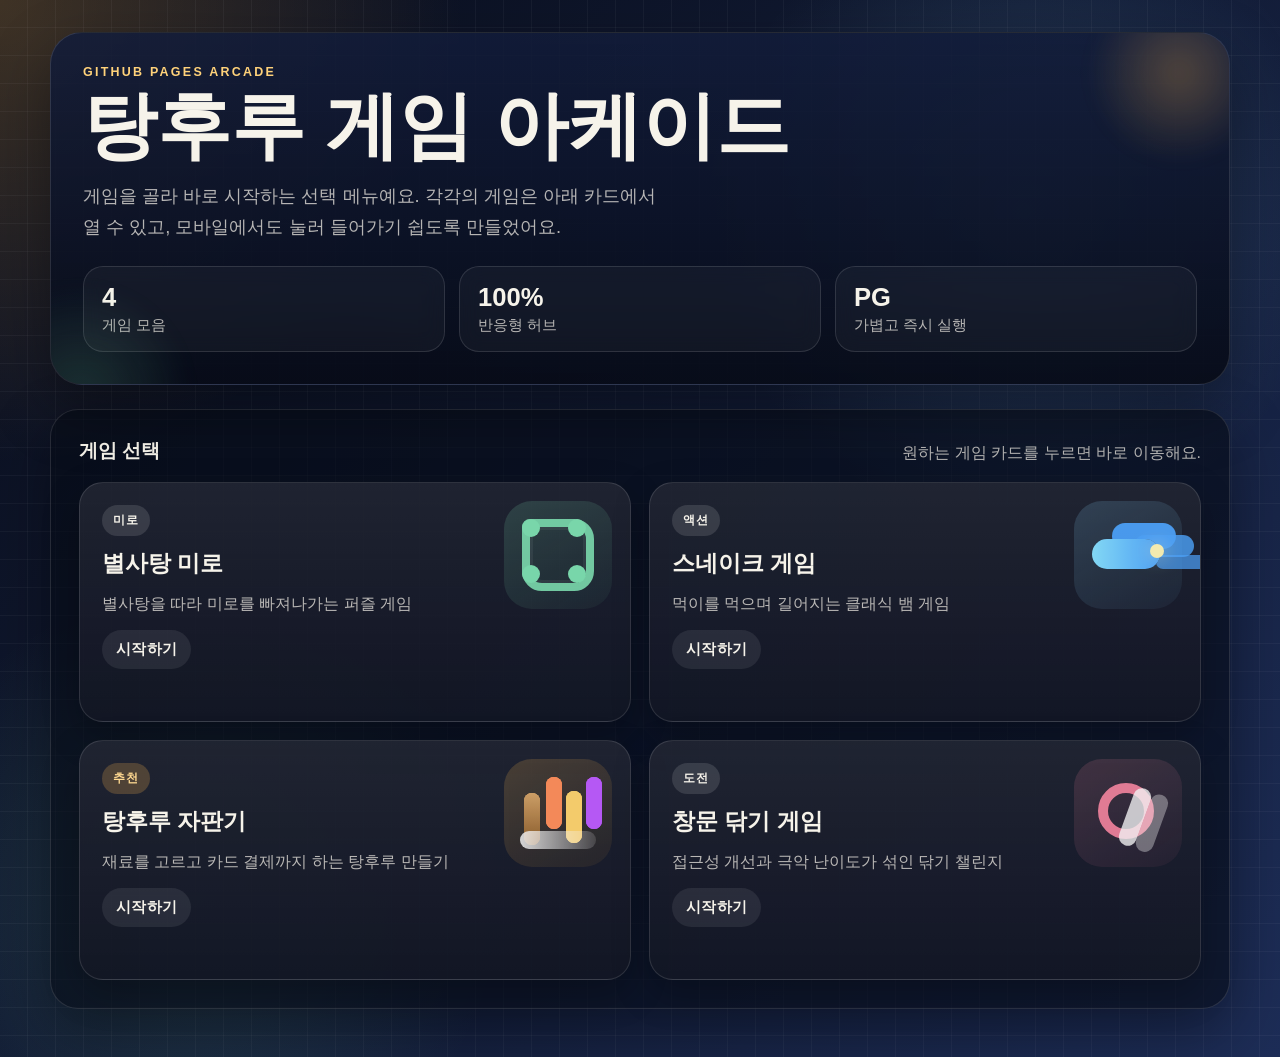
<file: index.html>
<!DOCTYPE html>
<html lang="ko">
  <head>
    <meta charset="UTF-8" />
    <meta name="viewport" content="width=device-width, initial-scale=1.0" />
    <title>탕후루 게임 아케이드</title>
    <meta
      name="description"
      content="별사탕 미로, 스네이크, 탕후루 자판기, 창문 닦기 게임을 한곳에서 고르는 아케이드 허브"
    />
    <link rel="stylesheet" href="./styles.css" />
  </head>
  <body>
    <main class="shell">
      <section class="hero">
        <p class="eyebrow">GitHub Pages Arcade</p>
        <h1>탕후루 게임 아케이드</h1>
        <p class="lead">
          게임을 골라 바로 시작하는 선택 메뉴예요. 각각의 게임은 아래 카드에서
          열 수 있고, 모바일에서도 눌러 들어가기 쉽도록 만들었어요.
        </p>

        <div class="hero-stats" aria-label="게임 수 요약">
          <div class="stat-card">
            <span class="stat-value">4</span>
            <span class="stat-label">게임 모음</span>
          </div>
          <div class="stat-card">
            <span class="stat-value">100%</span>
            <span class="stat-label">반응형 허브</span>
          </div>
          <div class="stat-card">
            <span class="stat-value">PG</span>
            <span class="stat-label">가볍고 즉시 실행</span>
          </div>
        </div>
      </section>

      <section class="menu" aria-labelledby="menu-title">
        <div class="menu-head">
          <h2 id="menu-title">게임 선택</h2>
          <p>원하는 게임 카드를 누르면 바로 이동해요.</p>
        </div>

        <div class="game-grid">
          <a class="game-card maze" href="./maze/" aria-label="별사탕 미로 열기">
            <div class="game-badge">미로</div>
            <div class="game-icon" aria-hidden="true">
              <span></span>
              <span></span>
              <span></span>
            </div>
            <h3>별사탕 미로</h3>
            <p>별사탕을 따라 미로를 빠져나가는 퍼즐 게임</p>
            <strong>시작하기</strong>
          </a>

          <a class="game-card snake" href="./snake/" aria-label="스네이크 게임 열기">
            <div class="game-badge">액션</div>
            <div class="game-icon snake-icon" aria-hidden="true">
              <span></span>
            </div>
            <h3>스네이크 게임</h3>
            <p>먹이를 먹으며 길어지는 클래식 뱀 게임</p>
            <strong>시작하기</strong>
          </a>

          <a class="game-card tang" href="./tang/" aria-label="탕후루 자판기 열기">
            <div class="game-badge featured">추천</div>
            <div class="game-icon tang-icon" aria-hidden="true">
              <span></span>
              <span></span>
              <span></span>
            </div>
            <h3>탕후루 자판기</h3>
            <p>재료를 고르고 카드 결제까지 하는 탕후루 만들기</p>
            <strong>시작하기</strong>
          </a>

          <a class="game-card wash" href="./wash/" aria-label="창문 닦기 게임 열기">
            <div class="game-badge">도전</div>
            <div class="game-icon wash-icon" aria-hidden="true">
              <span></span>
              <span></span>
            </div>
            <h3>창문 닦기 게임</h3>
            <p>접근성 개선과 극악 난이도가 섞인 닦기 챌린지</p>
            <strong>시작하기</strong>
          </a>
        </div>
      </section>
    </main>
  </body>
</html>
</file>
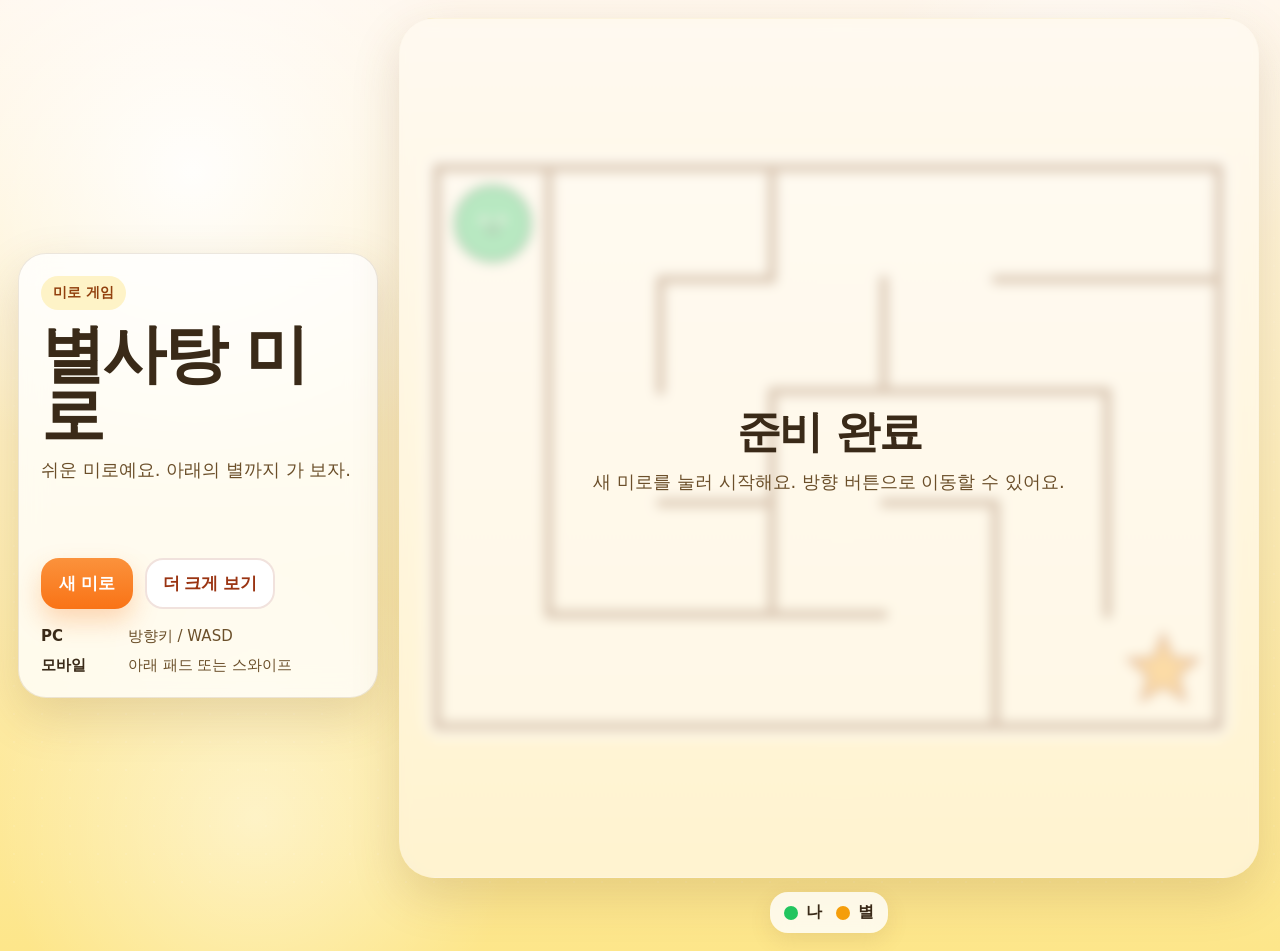
<file: maze/index.html>
<!doctype html>
<html lang="ko">
<head>
  <meta charset="utf-8" />
  <meta name="viewport" content="width=device-width,initial-scale=1" />
  <title>별사탕 미로</title>
  <link rel="stylesheet" href="./styles.css" />
</head>
<body>
  <main class="app">
    <div class="mobile-toolbar" aria-label="모바일 빠른 조작">
      <button type="button" data-action="restart">새 미로</button>
      <button type="button" data-action="difficulty">크게 보기</button>
    </div>

    <section class="hud" aria-live="polite">
      <div class="badge">미로 게임</div>
      <h1>별사탕 미로</h1>
      <p id="status">방향키나 스와이프로 움직여서 오른쪽 아래의 별까지 가 보자.</p>

      <div class="controls">
        <button id="newMazeBtn" type="button">새 미로</button>
        <button id="easyBtn" type="button" class="ghost">크게 보기</button>
      </div>

      <div class="tips">
        <div><b>PC</b> 방향키 / WASD</div>
        <div><b>모바일</b> 아래 패드 또는 스와이프</div>
      </div>
    </section>

    <section class="stage">
      <div class="board-frame">
        <canvas id="game" aria-label="미로 게임 화면"></canvas>
        <div class="overlay" id="overlay">
          <span class="overlay-title">준비 완료</span>
          <span class="overlay-text">시작 버튼을 누르거나 스페이스를 눌러 시작해요.</span>
        </div>
      </div>

      <div class="legend">
        <span><i class="dot player"></i> 나</span>
        <span><i class="dot goal"></i> 별</span>
      </div>

      <div class="mobile-controls" aria-label="모바일 조작">
        <button type="button" class="dir-btn up" data-dir="up" aria-label="위로 이동">▲</button>
        <div class="middle-row">
          <button type="button" class="dir-btn left" data-dir="left" aria-label="왼쪽으로 이동">◀</button>
          <button type="button" class="dir-btn restart" data-action="restart" aria-label="다시 시작">↻</button>
          <button type="button" class="dir-btn right" data-dir="right" aria-label="오른쪽으로 이동">▶</button>
        </div>
        <button type="button" class="dir-btn down" data-dir="down" aria-label="아래로 이동">▼</button>
      </div>
    </section>
  </main>

  <script src="./game.js"></script>
</body>
</html>
</file>
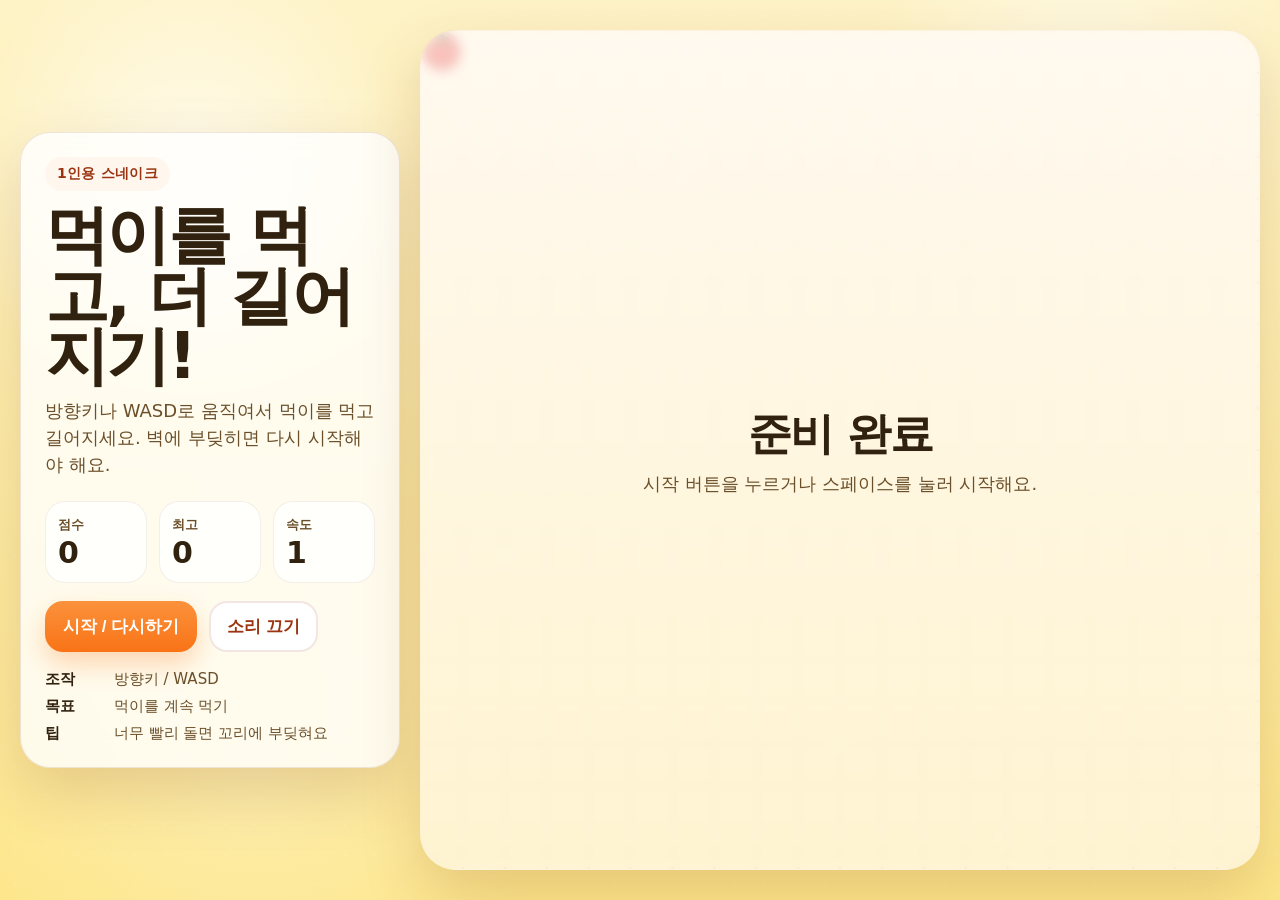
<file: snake/index.html>
<!doctype html>
<html lang="ko">
<head>
  <meta charset="utf-8" />
  <meta name="viewport" content="width=device-width,initial-scale=1" />
  <title>스네이크 게임</title>
  <link rel="stylesheet" href="./styles.css" />
</head>
<body>
  <main class="app">
    <section class="panel">
      <div class="eyebrow">1인용 스네이크</div>
      <h1>먹이를 먹고, 더 길어지기!</h1>
      <p class="lede" id="message">
        방향키나 WASD로 움직여서 먹이를 먹고 길어지세요. 벽에 부딪히면 다시 시작해야 해요.
      </p>

      <div class="stats" aria-live="polite">
        <div class="stat">
          <span class="label">점수</span>
          <strong id="score">0</strong>
        </div>
        <div class="stat">
          <span class="label">최고</span>
          <strong id="best">0</strong>
        </div>
        <div class="stat">
          <span class="label">속도</span>
          <strong id="speed">1</strong>
        </div>
      </div>

      <div class="actions">
        <button id="startBtn" type="button">시작 / 다시하기</button>
        <button id="soundBtn" type="button" class="secondary">소리 끄기</button>
      </div>

      <div class="help">
        <div><b>조작</b> 방향키 / WASD</div>
        <div><b>목표</b> 먹이를 계속 먹기</div>
        <div><b>팁</b> 너무 빨리 돌면 꼬리에 부딪혀요</div>
      </div>
    </section>

    <section class="stage">
      <div class="board-wrap">
        <canvas id="game" aria-label="스네이크 게임 화면"></canvas>
        <div class="overlay" id="overlay">
          <span class="overlay-title">준비 완료</span>
          <span class="overlay-text">시작 버튼을 누르거나 스페이스를 눌러 시작해요.</span>
        </div>
      </div>

      <div class="touch-controls" aria-label="모바일 조작">
        <button data-dir="up" class="pad top" aria-label="위로 이동">▲</button>
        <div class="pad-row">
          <button data-dir="left" class="pad" aria-label="왼쪽으로 이동">◀</button>
          <button data-dir="down" class="pad" aria-label="아래로 이동">▼</button>
          <button data-dir="right" class="pad" aria-label="오른쪽으로 이동">▶</button>
        </div>
      </div>
    </section>
  </main>

  <script src="./game.js"></script>
</body>
</html>
</file>
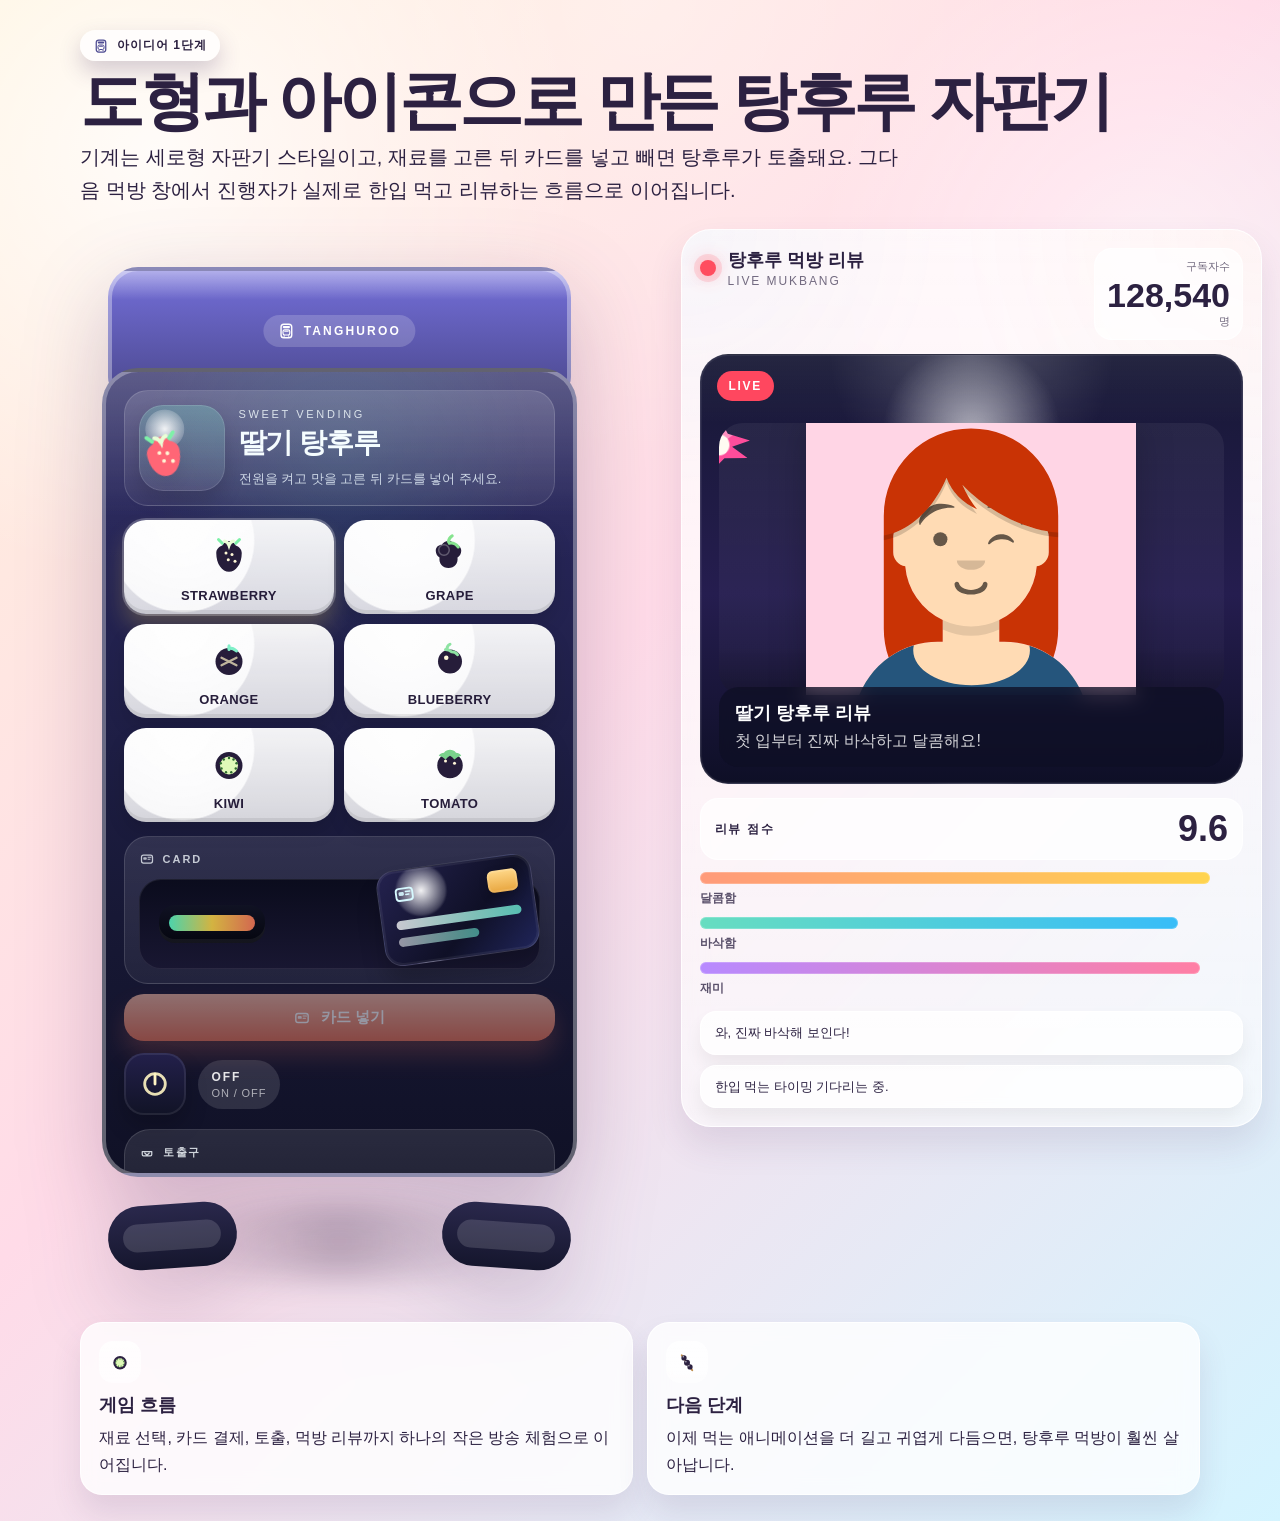
<file: tang/index.html>
<!doctype html>
<html lang="ko">
<head>
  <meta charset="utf-8" />
  <meta name="viewport" content="width=device-width, initial-scale=1" />
  <title>탕후루 자판기</title>
  <link rel="stylesheet" href="styles.css" />
</head>
<body>
  <svg class="sprite" aria-hidden="true">
    <symbol id="icon-power" viewBox="0 0 64 64">
      <circle cx="32" cy="32" r="22" fill="none" stroke="currentColor" stroke-width="6" opacity=".9"/>
      <path d="M32 11v21" fill="none" stroke="currentColor" stroke-width="6" stroke-linecap="round"/>
    </symbol>
    <symbol id="icon-card" viewBox="0 0 64 64">
      <rect x="10" y="16" width="44" height="32" rx="8" fill="none" stroke="currentColor" stroke-width="5"/>
      <rect x="17" y="25" width="14" height="10" rx="3" fill="currentColor" opacity=".9"/>
      <path d="M36 25h12M36 33h8" fill="none" stroke="currentColor" stroke-width="4" stroke-linecap="round"/>
    </symbol>
    <symbol id="icon-vending" viewBox="0 0 64 64">
      <rect x="13" y="8" width="38" height="48" rx="10" fill="none" stroke="currentColor" stroke-width="5"/>
      <rect x="19" y="14" width="26" height="8" rx="4" fill="currentColor"/>
      <rect x="20" y="28" width="24" height="18" rx="6" fill="none" stroke="currentColor" stroke-width="4"/>
      <path d="M26 33h12" stroke="currentColor" stroke-width="4" stroke-linecap="round"/>
      <circle cx="24" cy="50" r="2.5" fill="currentColor"/>
      <circle cx="40" cy="50" r="2.5" fill="currentColor"/>
    </symbol>
    <symbol id="icon-outlet" viewBox="0 0 64 64">
      <path d="M13 30h38v12a5 5 0 0 1-5 5H18a5 5 0 0 1-5-5V30z" fill="none" stroke="currentColor" stroke-width="5" stroke-linejoin="round"/>
      <path d="M23 36l9 9 9-9" fill="none" stroke="currentColor" stroke-width="5" stroke-linecap="round" stroke-linejoin="round"/>
    </symbol>
    <symbol id="icon-strawberry" viewBox="0 0 64 64">
      <path d="M23 18c2-4 6-6 9-6s7 2 9 6c4 1 8 5 8 10 0 15-8 25-17 25S15 43 15 28c0-5 4-9 8-10z" fill="currentColor"/>
      <path d="M26 12c3 1 5 3 6 6 1-3 3-5 6-6" fill="none" stroke="#eaffd6" stroke-width="4" stroke-linecap="round"/>
      <path d="M23 15l-5-5M41 15l5-5" stroke="#7ef1a8" stroke-width="4" stroke-linecap="round"/>
      <circle cx="28" cy="28" r="2" fill="#fff8d6"/>
      <circle cx="36" cy="30" r="2" fill="#fff8d6"/>
      <circle cx="31" cy="37" r="2" fill="#fff8d6"/>
      <circle cx="40" cy="39" r="2" fill="#fff8d6"/>
    </symbol>
    <symbol id="icon-grape" viewBox="0 0 64 64">
      <path d="M30 12c4 0 7 2 9 5 4 0 8 3 8 8 0 4-2 7-5 9 1 8-4 14-12 14-8 0-13-6-12-14-3-2-5-5-5-9 0-5 4-8 8-8 2-3 5-5 9-5z" fill="currentColor"/>
      <path d="M30 13c0-4 2-6 5-8" fill="none" stroke="#86e48f" stroke-width="4" stroke-linecap="round"/>
      <path d="M31 15c5-1 9 1 12 5" fill="none" stroke="#86e48f" stroke-width="4" stroke-linecap="round"/>
      <circle cx="24" cy="24" r="7" fill="none" stroke="#fff" stroke-width="2" opacity=".28"/>
    </symbol>
    <symbol id="icon-orange" viewBox="0 0 64 64">
      <circle cx="32" cy="34" r="18" fill="currentColor"/>
      <path d="M32 16c4 0 7 1 10 4" fill="none" stroke="#7ff0c8" stroke-width="4" stroke-linecap="round"/>
      <path d="M32 18v-5" stroke="#7ff0c8" stroke-width="4" stroke-linecap="round"/>
      <path d="M22 29l20 10M22 39l20-10" stroke="#fff4c6" stroke-width="3" stroke-linecap="round" opacity=".7"/>
    </symbol>
    <symbol id="icon-blueberry" viewBox="0 0 64 64">
      <circle cx="32" cy="34" r="16" fill="currentColor"/>
      <circle cx="27" cy="29" r="3" fill="#fff8da"/>
      <path d="M26 18c3 0 6 1 8 3 3 0 6 1 8 4" fill="none" stroke="#8ee3a3" stroke-width="4" stroke-linecap="round"/>
      <path d="M28 17c0-3 2-5 4-6" fill="none" stroke="#8ee3a3" stroke-width="4" stroke-linecap="round"/>
    </symbol>
    <symbol id="icon-kiwi" viewBox="0 0 64 64">
      <circle cx="32" cy="34" r="18" fill="currentColor"/>
      <circle cx="32" cy="34" r="12" fill="#dff9b8"/>
      <g fill="#2e6d2f">
        <circle cx="32" cy="24" r="1.6"/><circle cx="38" cy="26" r="1.6"/><circle cx="42" cy="31" r="1.6"/>
        <circle cx="41" cy="38" r="1.6"/><circle cx="35" cy="43" r="1.6"/><circle cx="28" cy="43" r="1.6"/>
        <circle cx="22" cy="38" r="1.6"/><circle cx="21" cy="31" r="1.6"/><circle cx="25" cy="26" r="1.6"/>
      </g>
    </symbol>
    <symbol id="icon-tomato" viewBox="0 0 64 64">
      <circle cx="32" cy="34" r="17" fill="currentColor"/>
      <path d="M32 13c3 0 6 1 8 4 3 0 5 1 7 4-4 1-7 3-9 5-2-2-4-4-6-5-2 1-4 3-6 5-2-2-5-4-9-5 2-3 4-4 7-4 2-3 5-4 8-4z" fill="#7ad38c"/>
      <circle cx="26" cy="28" r="2" fill="#fff7d8"/>
      <circle cx="38" cy="31" r="2" fill="#fff7d8"/>
    </symbol>
    <symbol id="icon-tanghulu" viewBox="0 0 64 64">
      <path d="M18 14l28 40" fill="none" stroke="#be8a47" stroke-width="5" stroke-linecap="round"/>
      <circle cx="24" cy="21" r="7" fill="currentColor"/>
      <circle cx="32" cy="34" r="8" fill="currentColor"/>
      <circle cx="40" cy="45" r="7" fill="currentColor"/>
      <circle cx="22" cy="18" r="2" fill="#fff" opacity=".7"/>
      <circle cx="29" cy="31" r="2" fill="#fff" opacity=".7"/>
      <circle cx="37" cy="42" r="2" fill="#fff" opacity=".7"/>
    </symbol>
  </svg>

  <main class="scene">
    <section class="intro">
      <div class="eyebrow"><svg><use href="#icon-vending"></use></svg><span>아이디어 1단계</span></div>
      <h1>도형과 아이콘으로 만든 탕후루 자판기</h1>
      <p class="desc">
        기계는 세로형 자판기 스타일이고, 재료를 고른 뒤 카드를 넣고 빼면 탕후루가 토출돼요.
        그다음 먹방 창에서 진행자가 실제로 한입 먹고 리뷰하는 흐름으로 이어집니다.
      </p>
    </section>

    <div class="mobile-toolbar" aria-label="모바일 빠른 조작">
      <div class="mobile-toolbar-label">
        <svg aria-hidden="true"><use href="#icon-vending"></use></svg>
        <span>모바일 조작</span>
      </div>
      <div class="mobile-toolbar-actions">
        <button id="mobilePowerSwitch" class="mobile-action power" type="button" aria-pressed="false" aria-label="전원">
          <svg aria-hidden="true"><use href="#icon-power"></use></svg>
          <span>OFF</span>
        </button>
        <button id="mobileCardButton" class="mobile-action card" type="button">
          <svg aria-hidden="true"><use href="#icon-card"></use></svg>
          <span>카드 넣기</span>
        </button>
      </div>
      <p class="mobile-toolbar-hint">카드와 전원은 여기서 바로 조작할 수 있어요.</p>
    </div>

    <section class="studio-layout">
      <section class="machine-area" aria-label="탕후루 자판기">
        <div class="machine" id="machine" data-running="false">
          <div class="machine-shadow"></div>

          <div class="machine-head">
            <div class="head-badge">
              <svg class="badge-icon"><use href="#icon-vending"></use></svg>
              <span>TANGHUROO</span>
            </div>
            <div class="head-lights">
              <i></i><i></i><i></i>
            </div>
          </div>

          <div class="machine-body">
            <div class="display-card">
              <div class="display-preview" id="previewIcon" aria-hidden="true">
                <svg><use href="#icon-strawberry"></use></svg>
              </div>
              <div class="display-copy">
                <span class="display-kicker">SWEET VENDING</span>
                <strong id="selectedLabel">딸기 탕후루</strong>
                <p id="machineStatus">전원을 켜고 재료를 골라 주세요.</p>
              </div>
            </div>

            <div class="ingredient-grid" aria-label="재료 선택">
              <button class="ingredient is-active" type="button" data-ingredient="strawberry">
                <svg><use href="#icon-strawberry"></use></svg>
                <span>STRAWBERRY</span>
              </button>
              <button class="ingredient" type="button" data-ingredient="grape">
                <svg><use href="#icon-grape"></use></svg>
                <span>GRAPE</span>
              </button>
              <button class="ingredient" type="button" data-ingredient="orange">
                <svg><use href="#icon-orange"></use></svg>
                <span>ORANGE</span>
              </button>
              <button class="ingredient" type="button" data-ingredient="blueberry">
                <svg><use href="#icon-blueberry"></use></svg>
                <span>BLUEBERRY</span>
              </button>
              <button class="ingredient" type="button" data-ingredient="kiwi">
                <svg><use href="#icon-kiwi"></use></svg>
                <span>KIWI</span>
              </button>
              <button class="ingredient" type="button" data-ingredient="tomato">
                <svg><use href="#icon-tomato"></use></svg>
                <span>TOMATO</span>
              </button>
            </div>

            <div class="payment-module" id="paymentModule">
              <div class="payment-bay">
                <div class="bay-caption">
                  <svg><use href="#icon-card"></use></svg>
                  <span>CARD</span>
                </div>
                <div class="slot-shell">
                  <div class="slot-mouth"></div>
                  <div class="slot-scan"></div>
                  <div class="slot-glow"></div>
                </div>
                <div class="payment-card" id="paymentCard" aria-hidden="true">
                  <div class="card-top">
                    <svg class="card-icon"><use href="#icon-card"></use></svg>
                    <div class="chip"></div>
                  </div>
                  <div class="card-line"></div>
                  <div class="card-line short"></div>
                </div>
              </div>
              <button id="cardButton" class="card-button" type="button">
                <svg><use href="#icon-card"></use></svg>
                <span>카드 넣기</span>
              </button>
            </div>

            <div class="control-row">
              <button id="powerSwitch" class="power-switch" type="button" aria-pressed="false" aria-label="전원">
                <svg><use href="#icon-power"></use></svg>
              </button>
              <div class="power-pill">
                <span id="powerLabel">OFF</span>
                <em>ON / OFF</em>
              </div>
            </div>

            <div class="outlet-module">
              <div class="outlet-head">
                <svg><use href="#icon-outlet"></use></svg>
                <span>토출구</span>
              </div>
              <div class="outlet-mouth"></div>
              <div class="outlet-tray"></div>
              <div class="dispense-stage" id="dispenseStage"></div>
            </div>
          </div>

          <div class="machine-feet feet-left"></div>
          <div class="machine-feet feet-right"></div>
        </div>
      </section>

      <aside class="broadcast-panel" aria-label="먹방 방송 창">
        <div class="channel-top">
          <div class="channel-brand">
            <div class="channel-dot"></div>
            <div>
              <strong>탕후루 먹방 리뷰</strong>
              <span>live mukbang</span>
            </div>
          </div>
          <div class="subscriber-box">
            <span>구독자수</span>
            <strong id="subscriberCount">128,540</strong>
            <em>명</em>
          </div>
        </div>

        <div class="video-frame">
          <div class="video-badge">LIVE</div>
          <div class="video-portrait">
            <img class="host-avatar" src="host-avatar.svg" alt="귀여운 먹방 진행자 아바타" />
            <div class="host-bow" aria-hidden="true"></div>
            <div class="video-snack" id="videoSnack" aria-hidden="true"></div>
          </div>
          <div class="video-caption">
            <strong id="hostTitle">오늘은 딸기 탕후루</strong>
            <p id="hostTalk">바삭한 첫 입감부터 자세히 리뷰할게요.</p>
          </div>
        </div>

        <div class="review-panel">
          <div class="review-score">
            <span>리뷰 점수</span>
            <strong id="reviewScore">9.4</strong>
          </div>
          <div class="review-bars">
            <div class="review-bar"><i id="sweetBar"></i><span>달콤함</span></div>
            <div class="review-bar"><i id="crunchBar"></i><span>바삭함</span></div>
            <div class="review-bar"><i id="funBar"></i><span>재미</span></div>
          </div>
        </div>

        <div class="comment-stack" id="commentStack">
          <div class="comment-chip">와, 진짜 바삭해 보인다!</div>
          <div class="comment-chip">한입 먹는 타이밍 기다리는 중.</div>
        </div>
      </aside>
    </section>

    <section class="notes">
      <div class="note-card">
        <div class="note-icon"><svg><use href="#icon-kiwi"></use></svg></div>
        <strong>게임 흐름</strong>
        <p>재료 선택, 카드 결제, 토출, 먹방 리뷰까지 하나의 작은 방송 체험으로 이어집니다.</p>
      </div>
      <div class="note-card">
        <div class="note-icon"><svg><use href="#icon-tanghulu"></use></svg></div>
        <strong>다음 단계</strong>
        <p>이제 먹는 애니메이션을 더 길고 귀엽게 다듬으면, 탕후루 먹방이 훨씬 살아납니다.</p>
      </div>
    </section>
  </main>

  <script src="game.js"></script>
</body>
</html>
</file>
<file: styles.css>
:root {
  color-scheme: dark;
  --bg-1: #090d1a;
  --bg-2: #111a33;
  --bg-3: #1d2d57;
  --text: #f6f3ea;
  --muted: rgba(246, 243, 234, 0.72);
  --panel: rgba(11, 18, 39, 0.76);
  --panel-border: rgba(255, 255, 255, 0.12);
  --shadow: 0 24px 60px rgba(0, 0, 0, 0.38);
  --maze: #7ee0b1;
  --snake: #8cd7ff;
  --tang: #ffb84d;
  --wash: #ff8aa5;
}

* {
  box-sizing: border-box;
}

html {
  min-height: 100%;
  background:
    radial-gradient(circle at top left, rgba(255, 184, 77, 0.22), transparent 28%),
    radial-gradient(circle at 80% 20%, rgba(140, 215, 255, 0.18), transparent 24%),
    radial-gradient(circle at 15% 85%, rgba(126, 224, 177, 0.16), transparent 22%),
    linear-gradient(135deg, var(--bg-1), var(--bg-2) 44%, var(--bg-3));
}

body {
  margin: 0;
  min-height: 100vh;
  font-family: "Apple SD Gothic Neo", "Noto Sans KR", "Malgun Gothic", sans-serif;
  color: var(--text);
  background:
    linear-gradient(transparent 95%, rgba(255, 255, 255, 0.04) 96%),
    linear-gradient(90deg, transparent 95%, rgba(255, 255, 255, 0.04) 96%);
  background-size: 28px 28px;
}

a {
  color: inherit;
  text-decoration: none;
}

.shell {
  width: min(1180px, calc(100% - 32px));
  margin: 0 auto;
  padding: 32px 0 48px;
}

.hero {
  position: relative;
  overflow: hidden;
  padding: 32px;
  border: 1px solid var(--panel-border);
  border-radius: 32px;
  background: linear-gradient(180deg, rgba(18, 28, 58, 0.86), rgba(7, 11, 23, 0.92));
  box-shadow: var(--shadow);
}

.hero::before,
.hero::after {
  content: "";
  position: absolute;
  border-radius: 999px;
  filter: blur(12px);
  opacity: 0.65;
  pointer-events: none;
}

.hero::before {
  width: 180px;
  height: 180px;
  right: -40px;
  top: -50px;
  background: radial-gradient(circle, rgba(255, 184, 77, 0.42), transparent 70%);
}

.hero::after {
  width: 220px;
  height: 220px;
  left: -80px;
  bottom: -120px;
  background: radial-gradient(circle, rgba(126, 224, 177, 0.28), transparent 72%);
}

.eyebrow {
  margin: 0 0 12px;
  letter-spacing: 0.18em;
  text-transform: uppercase;
  color: #ffd27a;
  font-size: 0.78rem;
  font-weight: 700;
}

.hero h1 {
  margin: 0;
  font-size: clamp(2.3rem, 6vw, 4.6rem);
  line-height: 0.96;
}

.lead {
  max-width: 58ch;
  margin: 18px 0 0;
  color: var(--muted);
  font-size: clamp(1rem, 2.2vw, 1.15rem);
  line-height: 1.7;
}

.hero-stats {
  display: grid;
  grid-template-columns: repeat(3, minmax(0, 1fr));
  gap: 14px;
  margin-top: 24px;
}

.stat-card {
  padding: 16px 18px;
  border: 1px solid var(--panel-border);
  border-radius: 20px;
  background: rgba(255, 255, 255, 0.04);
  backdrop-filter: blur(10px);
}

.stat-value {
  display: block;
  font-size: 1.6rem;
  font-weight: 800;
}

.stat-label {
  display: block;
  margin-top: 4px;
  color: var(--muted);
  font-size: 0.92rem;
}

.menu {
  margin-top: 24px;
  padding: 28px;
  border: 1px solid var(--panel-border);
  border-radius: 28px;
  background: rgba(8, 12, 24, 0.62);
  box-shadow: var(--shadow);
}

.menu-head {
  display: flex;
  justify-content: space-between;
  align-items: end;
  gap: 16px;
  margin-bottom: 18px;
}

.menu-head h2 {
  margin: 0;
  font-size: 1.2rem;
}

.menu-head p {
  margin: 0;
  color: var(--muted);
}

.game-grid {
  display: grid;
  grid-template-columns: repeat(2, minmax(0, 1fr));
  gap: 18px;
}

.game-card {
  position: relative;
  display: grid;
  gap: 12px;
  align-content: start;
  min-height: 240px;
  padding: 22px;
  border-radius: 24px;
  border: 1px solid var(--panel-border);
  background:
    linear-gradient(180deg, rgba(255, 255, 255, 0.09), rgba(255, 255, 255, 0.03)),
    rgba(10, 14, 29, 0.82);
  box-shadow: 0 14px 36px rgba(0, 0, 0, 0.26);
  overflow: hidden;
  transition:
    transform 180ms ease,
    border-color 180ms ease,
    box-shadow 180ms ease;
}

.game-card:hover,
.game-card:focus-visible {
  transform: translateY(-4px) scale(1.01);
  border-color: rgba(255, 255, 255, 0.22);
  box-shadow: 0 18px 48px rgba(0, 0, 0, 0.34);
  outline: none;
}

.game-card h3 {
  margin: 0;
  font-size: 1.45rem;
}

.game-card p {
  margin: 0;
  color: var(--muted);
  line-height: 1.65;
}

.game-card strong {
  margin-top: auto;
  width: fit-content;
  padding: 10px 14px;
  border-radius: 999px;
  font-size: 0.92rem;
  letter-spacing: 0.02em;
  background: rgba(255, 255, 255, 0.08);
}

.game-badge {
  width: fit-content;
  padding: 7px 11px;
  border-radius: 999px;
  font-size: 0.78rem;
  font-weight: 700;
  letter-spacing: 0.06em;
  text-transform: uppercase;
  background: rgba(255, 255, 255, 0.12);
}

.game-badge.featured {
  background: rgba(255, 184, 77, 0.22);
  color: #ffd991;
}

.game-icon {
  position: absolute;
  right: 18px;
  top: 18px;
  width: 108px;
  height: 108px;
  border-radius: 28px;
  opacity: 0.95;
}

.game-icon::before,
.game-icon::after,
.game-icon span {
  content: "";
  position: absolute;
}

.maze .game-icon {
  background: linear-gradient(145deg, rgba(126, 224, 177, 0.18), rgba(126, 224, 177, 0.05));
}

.maze .game-icon::before {
  inset: 18px;
  border: 8px solid rgba(126, 224, 177, 0.92);
  border-radius: 20px;
  border-top-left-radius: 8px;
  box-shadow: inset 0 0 0 3px rgba(255, 255, 255, 0.06);
}

.maze .game-icon::after {
  width: 18px;
  height: 18px;
  left: 18px;
  top: 18px;
  border-radius: 50%;
  background: var(--maze);
  box-shadow:
    46px 0 0 var(--maze),
    46px 46px 0 var(--maze),
    0 46px 0 var(--maze);
}

.snake .game-icon {
  background: linear-gradient(145deg, rgba(140, 215, 255, 0.18), rgba(140, 215, 255, 0.05));
}

.snake .game-icon span {
  width: 68px;
  height: 30px;
  left: 18px;
  top: 38px;
  border-radius: 999px;
  background: linear-gradient(90deg, #89e2ff, #4fa6ff);
  box-shadow:
    18px -18px 0 -2px rgba(79, 166, 255, 0.95),
    38px -8px 0 -4px rgba(79, 166, 255, 0.82),
    56px 8px 0 -8px rgba(79, 166, 255, 0.72);
}

.snake .game-icon::after {
  width: 14px;
  height: 14px;
  right: 18px;
  top: 43px;
  border-radius: 50%;
  background: #fff5b6;
  box-shadow: 0 0 18px rgba(255, 245, 182, 0.55);
}

.tang .game-icon {
  background: linear-gradient(145deg, rgba(255, 184, 77, 0.2), rgba(255, 184, 77, 0.06));
}

.tang .game-icon span {
  width: 16px;
  height: 52px;
  left: 20px;
  top: 34px;
  border-radius: 999px;
  background: linear-gradient(180deg, #d6a66a, #8e5e2b);
  box-shadow:
    22px -16px 0 0 rgba(255, 145, 92, 0.95),
    42px -2px 0 0 rgba(255, 213, 111, 0.95),
    62px -16px 0 0 rgba(191, 93, 255, 0.9);
}

.tang .game-icon::after {
  width: 76px;
  height: 18px;
  left: 16px;
  bottom: 18px;
  border-radius: 999px;
  background: linear-gradient(90deg, rgba(255, 255, 255, 0.84), rgba(255, 255, 255, 0.14));
}

.wash .game-icon {
  background: linear-gradient(145deg, rgba(255, 138, 165, 0.16), rgba(255, 138, 165, 0.05));
}

.wash .game-icon span {
  left: 24px;
  top: 24px;
  width: 56px;
  height: 56px;
  border-radius: 50%;
  border: 10px solid rgba(255, 138, 165, 0.9);
}

.wash .game-icon span:last-child {
  left: 52px;
  top: 28px;
  width: 18px;
  height: 60px;
  border-radius: 999px;
  border: none;
  background: rgba(255, 255, 255, 0.78);
  transform: rotate(20deg);
  box-shadow: 18px 0 0 rgba(255, 255, 255, 0.36);
}

@media (max-width: 860px) {
  .hero-stats,
  .game-grid {
    grid-template-columns: 1fr;
  }

  .menu-head {
    flex-direction: column;
    align-items: start;
  }
}

@media (max-width: 640px) {
  .shell {
    width: min(100% - 18px, 1180px);
    padding: 10px 0 24px;
  }

  .hero,
  .menu {
    padding: 18px;
    border-radius: 22px;
  }

  .game-card {
    min-height: 220px;
    padding-right: 138px;
  }

  .game-icon {
    width: 94px;
    height: 94px;
    right: 14px;
    top: 14px;
  }
}
</file>
<file: maze/styles.css>
* {
  box-sizing: border-box;
}

:root {
  --bg-a: #fff7ed;
  --bg-b: #fde68a;
  --ink: #3a2a18;
  --muted: #6b4f2a;
  --panel: rgba(255, 255, 255, 0.78);
  --panel-border: rgba(122, 84, 43, 0.14);
  --shadow: 0 18px 48px rgba(122, 84, 43, 0.18);
  --player: #22c55e;
  --goal: #f59e0b;
  --accent: #ef4444;
  --control-bg: rgba(255, 255, 255, 0.88);
}

html, body {
  margin: 0;
  width: 100%;
  min-height: 100%;
}

body {
  font-family: "Trebuchet MS", "Comic Sans MS", "Arial Rounded MT Bold", system-ui, sans-serif;
  color: var(--ink);
  background:
    radial-gradient(circle at 15% 18%, rgba(255,255,255,0.9), transparent 24%),
    radial-gradient(circle at 85% 12%, rgba(255,255,255,0.6), transparent 16%),
    radial-gradient(circle at 20% 86%, rgba(255,255,255,0.45), transparent 20%),
    linear-gradient(180deg, var(--bg-a), var(--bg-b));
  overflow: hidden;
}

body::before {
  content: "";
  position: fixed;
  inset: 0;
  pointer-events: none;
  background-image: radial-gradient(rgba(255,255,255,0.24) 1px, transparent 1px);
  background-size: 28px 28px;
  opacity: 0.38;
}

.app {
  width: 100%;
  min-height: 100vh;
  display: grid;
  grid-template-columns: minmax(280px, 360px) minmax(0, 1fr);
  gap: 18px;
  padding: 18px;
}

.mobile-toolbar {
  display: none;
}

.hud {
  align-self: center;
  padding: 22px;
  border-radius: 28px;
  background: var(--panel);
  backdrop-filter: blur(14px);
  border: 1px solid var(--panel-border);
  box-shadow: var(--shadow);
}

.badge {
  display: inline-flex;
  align-items: center;
  padding: 8px 12px;
  border-radius: 999px;
  background: #fef3c7;
  color: #92400e;
  font-weight: 800;
  font-size: 14px;
}

h1 {
  margin: 14px 0 10px;
  font-size: clamp(40px, 5vw, 68px);
  line-height: 0.95;
  letter-spacing: -0.04em;
}

#status {
  margin: 0;
  min-height: 84px;
  font-size: 18px;
  line-height: 1.55;
  color: var(--muted);
}

.controls {
  display: flex;
  flex-wrap: wrap;
  gap: 12px;
  margin-top: 18px;
}

button {
  appearance: none;
  border: 0;
  border-radius: 18px;
  padding: 14px 18px;
  font-size: 17px;
  font-weight: 800;
  cursor: pointer;
  color: white;
  background: linear-gradient(180deg, #fb923c, #f97316);
  box-shadow: 0 12px 26px rgba(249, 115, 22, 0.28);
}

button.ghost {
  background: #fff;
  color: #9a3412;
  box-shadow: inset 0 0 0 2px rgba(154, 52, 18, 0.14);
}

button:active {
  transform: translateY(1px);
}

.tips {
  margin-top: 18px;
  display: grid;
  gap: 10px;
  font-size: 15px;
  color: var(--muted);
}

.tips b {
  display: inline-block;
  min-width: 82px;
  color: var(--ink);
}

.stage {
  min-width: 0;
  min-height: 0;
  display: grid;
  align-content: center;
  justify-items: center;
  gap: 14px;
}

.board-frame {
  position: relative;
  width: min(100%, 860px);
  aspect-ratio: 1 / 1;
  max-height: calc(100vh - 36px);
}

#game {
  width: 100%;
  height: 100%;
  display: block;
  border-radius: 36px;
  background:
    radial-gradient(circle at 50% 35%, rgba(255,255,255,0.82), rgba(255,255,255,0.16) 50%, rgba(255,255,255,0.04) 75%),
    linear-gradient(180deg, #fffbeb, #fde68a);
  border: 1px solid rgba(120, 53, 15, 0.08);
  box-shadow: var(--shadow);
  touch-action: pan-x pan-y;
}

.overlay {
  position: absolute;
  inset: 0;
  display: grid;
  place-items: center;
  align-content: center;
  gap: 8px;
  padding: 24px;
  text-align: center;
  border-radius: 36px;
  background: rgba(255, 250, 240, 0.68);
  backdrop-filter: blur(6px);
  transition: opacity 160ms ease, transform 160ms ease;
}

.overlay.hidden {
  opacity: 0;
  pointer-events: none;
  transform: scale(1.02);
}

.overlay-title {
  font-size: 44px;
  font-weight: 900;
  letter-spacing: -0.03em;
}

.overlay-text {
  font-size: 18px;
  color: var(--muted);
}

.legend {
  display: flex;
  gap: 14px;
  padding: 10px 14px;
  border-radius: 18px;
  background: rgba(255,255,255,0.8);
  backdrop-filter: blur(10px);
  font-weight: 700;
  box-shadow: 0 8px 22px rgba(122, 84, 43, 0.12);
}

.legend span {
  display: inline-flex;
  align-items: center;
  gap: 8px;
}

.dot {
  width: 14px;
  height: 14px;
  border-radius: 50%;
  display: inline-block;
}

.dot.player { background: var(--player); }
.dot.goal { background: var(--goal); }

.mobile-controls {
  display: none;
}

.mobile-controls .middle-row {
  display: grid;
  grid-template-columns: repeat(3, 56px);
  gap: 10px;
}

.dir-btn {
  width: 56px;
  height: 56px;
  padding: 0;
  border-radius: 50%;
  display: grid;
  place-items: center;
  font-size: 20px;
  line-height: 1;
  touch-action: manipulation;
  color: #7c2d12;
  background: linear-gradient(180deg, rgba(255,255,255,0.98), rgba(255,248,232,0.92));
  box-shadow:
    inset 0 0 0 2px rgba(124, 45, 18, 0.08),
    0 10px 18px rgba(120, 53, 15, 0.12);
}

.dir-btn.restart {
  background: linear-gradient(180deg, #fde68a, #fbbf24);
  color: #7c2d12;
}

.dir-btn:active {
  transform: translateY(1px) scale(0.98);
}

@media (max-width: 900px) {
  body {
    overflow: auto;
  }

  .app {
    min-height: 100svh;
    grid-template-columns: 1fr;
    grid-template-rows: auto minmax(0, 1fr);
    gap: 14px;
  }

  .hud {
    max-width: 760px;
    width: 100%;
    justify-self: center;
  }

  .stage {
    align-content: start;
  }

  .board-frame {
    width: min(100%, 760px);
  }

  .mobile-toolbar {
    display: grid;
    grid-template-columns: repeat(2, minmax(0, 1fr));
    gap: 10px;
    position: fixed;
    top: 10px;
    left: 10px;
    right: 10px;
    z-index: 20;
    padding: 10px;
    border-radius: 20px;
    background: rgba(255, 255, 255, 0.92);
    border: 1px solid rgba(122, 84, 43, 0.14);
    box-shadow: 0 12px 28px rgba(122, 84, 43, 0.14);
    backdrop-filter: blur(10px);
  }

  .mobile-toolbar button {
    width: 100%;
    padding: 12px 14px;
    border-radius: 16px;
    font-size: 15px;
  }

  .hud .controls {
    display: none;
  }

  .stage {
    padding-top: 66px;
    padding-bottom: 164px;
  }

  .mobile-controls {
    display: grid;
    width: min(100%, 360px);
    gap: 10px;
    padding: 14px;
    border-radius: 28px;
    background: var(--control-bg);
    border: 1px solid rgba(120, 53, 15, 0.12);
    box-shadow: 0 18px 34px rgba(120, 53, 15, 0.12);
    position: fixed;
    left: 50%;
    bottom: 12px;
    transform: translateX(-50%);
    z-index: 20;
  }
}

@media (hover: none) and (pointer: coarse) {
  body {
    overflow: auto;
  }

  .app {
    min-height: 100svh;
    grid-template-columns: 1fr;
    grid-template-rows: auto minmax(0, 1fr);
    gap: 12px;
    padding: 12px;
  }

  .hud {
    padding: 18px;
    border-radius: 22px;
  }

  .hud h1 {
    margin-bottom: 8px;
  }

  #status {
    min-height: 0;
    font-size: 16px;
  }

  .controls {
    gap: 10px;
  }

  .controls button {
    padding: 13px 16px;
    font-size: 16px;
    border-radius: 16px;
  }

  .mobile-toolbar {
    display: grid;
    grid-template-columns: repeat(2, minmax(0, 1fr));
    gap: 10px;
    position: fixed;
    top: calc(env(safe-area-inset-top, 0px) + 10px);
    left: 10px;
    right: 10px;
    z-index: 20;
    padding: 10px;
    border-radius: 20px;
    background: rgba(255, 255, 255, 0.92);
    border: 1px solid rgba(122, 84, 43, 0.14);
    box-shadow: 0 12px 28px rgba(122, 84, 43, 0.14);
    backdrop-filter: blur(10px);
  }

  .mobile-toolbar button {
    width: 100%;
    padding: 12px 14px;
    border-radius: 16px;
    font-size: 15px;
  }

  .hud .controls {
    display: none;
  }

  .stage {
    grid-template-rows: minmax(0, 1fr) auto auto;
    align-content: stretch;
    justify-items: stretch;
    padding-top: 66px;
    padding-bottom: 164px;
  }

  .board-frame {
    width: 100%;
    max-width: 760px;
    margin: 0 auto;
    max-height: min(58svh, 620px);
  }

  #game {
    border-radius: 26px;
  }

  .overlay {
    border-radius: 26px;
    padding: 18px;
  }

  .overlay-title {
    font-size: clamp(28px, 8vw, 38px);
  }

  .overlay-text {
    font-size: 15px;
  }

  .legend {
    width: fit-content;
    justify-self: center;
    margin-top: 2px;
    padding: 8px 12px;
    border-radius: 16px;
    gap: 10px;
  }

  .mobile-controls {
    display: grid;
    width: min(100%, 360px);
    gap: 10px;
    padding: 14px;
    border-radius: 28px;
    background: var(--control-bg);
    border: 1px solid rgba(120, 53, 15, 0.12);
    box-shadow: 0 18px 34px rgba(120, 53, 15, 0.12);
    position: fixed;
    left: 50%;
    bottom: calc(env(safe-area-inset-bottom, 0px) + 12px);
    transform: translateX(-50%);
    z-index: 20;
  }

  .mobile-controls .middle-row {
    grid-template-columns: repeat(3, minmax(0, 1fr));
  }

  .dir-btn {
    width: 100%;
    aspect-ratio: 1 / 1;
    min-height: 52px;
    font-size: 19px;
  }
}

@media (max-width: 520px) {
  .app {
    padding: 10px;
    gap: 10px;
  }

  .hud {
    padding: 16px;
  }

  .board-frame {
    max-height: 48svh;
  }

  .dir-btn {
    min-height: 48px;
    font-size: 18px;
  }
}
</file>
<file: snake/styles.css>
* { box-sizing: border-box; }

:root {
  --bg-a: #fef3c7;
  --bg-b: #fde68a;
  --panel: rgba(255, 255, 255, 0.8);
  --panel-border: rgba(120, 53, 15, 0.12);
  --ink: #31210f;
  --muted: #6b4f2a;
  --green: #16a34a;
  --green-dark: #15803d;
  --food: #ef4444;
  --accent: #f97316;
  --shadow: 0 24px 60px rgba(120, 53, 15, 0.18);
}

html, body {
  margin: 0;
  width: 100%;
  min-height: 100%;
}

body {
  font-family: "Trebuchet MS", "Arial Rounded MT Bold", "Segoe UI", system-ui, sans-serif;
  color: var(--ink);
  background:
    radial-gradient(circle at 15% 20%, rgba(255,255,255,0.75), transparent 18%),
    radial-gradient(circle at 85% 10%, rgba(255,255,255,0.55), transparent 16%),
    radial-gradient(circle at 20% 85%, rgba(255,255,255,0.25), transparent 24%),
    linear-gradient(180deg, var(--bg-a), var(--bg-b));
  overflow: hidden;
}

body::before {
  content: "";
  position: fixed;
  inset: 0;
  pointer-events: none;
  background-image: radial-gradient(rgba(255,255,255,0.26) 1px, transparent 1px);
  background-size: 30px 30px;
  opacity: 0.45;
}

.app {
  width: 100%;
  height: 100vh;
  display: grid;
  grid-template-columns: minmax(300px, 380px) minmax(0, 1fr);
  gap: 20px;
  padding: 20px;
}

.panel {
  align-self: center;
  padding: 24px;
  border-radius: 30px;
  background: var(--panel);
  backdrop-filter: blur(14px);
  border: 1px solid var(--panel-border);
  box-shadow: var(--shadow);
}

.eyebrow {
  display: inline-block;
  padding: 8px 12px;
  border-radius: 999px;
  background: #fff7ed;
  color: #9a3412;
  font-weight: 800;
  letter-spacing: 0.02em;
  font-size: 14px;
}

h1 {
  margin: 14px 0 10px;
  font-size: clamp(40px, 5vw, 68px);
  line-height: 0.95;
  letter-spacing: -0.04em;
}

.lede {
  margin: 0;
  font-size: 18px;
  line-height: 1.5;
  color: var(--muted);
  min-height: 86px;
}

.stats {
  display: grid;
  grid-template-columns: repeat(3, minmax(0, 1fr));
  gap: 12px;
  margin-top: 18px;
}

.stat {
  padding: 14px 12px;
  border-radius: 20px;
  background: rgba(255,255,255,0.78);
  border: 1px solid rgba(120, 53, 15, 0.08);
}

.label {
  display: block;
  color: var(--muted);
  font-size: 13px;
  font-weight: 700;
  margin-bottom: 4px;
}

.stat strong {
  font-size: 30px;
  line-height: 1;
}

.actions {
  display: flex;
  flex-wrap: wrap;
  gap: 12px;
  margin-top: 18px;
}

button {
  appearance: none;
  border: 0;
  border-radius: 18px;
  padding: 14px 18px;
  font-size: 17px;
  font-weight: 800;
  cursor: pointer;
  color: white;
  background: linear-gradient(180deg, #fb923c, var(--accent));
  box-shadow: 0 12px 26px rgba(249, 115, 22, 0.28);
}

button.secondary {
  background: #fff;
  color: #9a3412;
  box-shadow: inset 0 0 0 2px rgba(154, 52, 18, 0.12);
}

button:active {
  transform: translateY(1px);
}

.help {
  margin-top: 18px;
  display: grid;
  gap: 8px;
  font-size: 15px;
  color: var(--muted);
}

.help b {
  color: var(--ink);
  display: inline-block;
  min-width: 64px;
}

.stage {
  min-width: 0;
  min-height: 0;
  display: grid;
  place-items: center;
}

.board-wrap {
  position: relative;
  width: min(100%, 860px);
  aspect-ratio: 1 / 1;
  max-height: calc(100vh - 40px);
}

#game {
  width: 100%;
  height: 100%;
  display: block;
  border-radius: 36px;
  background:
    radial-gradient(circle at 50% 35%, rgba(255,255,255,0.8), rgba(255,255,255,0.16) 50%, rgba(255,255,255,0.04) 75%),
    linear-gradient(180deg, #fffbeb, #fde68a);
  border: 1px solid rgba(120, 53, 15, 0.08);
  box-shadow: var(--shadow);
  touch-action: none;
}

.overlay {
  position: absolute;
  inset: 0;
  display: grid;
  place-items: center;
  align-content: center;
  gap: 8px;
  padding: 24px;
  text-align: center;
  border-radius: 36px;
  background: rgba(255, 250, 240, 0.7);
  backdrop-filter: blur(6px);
  transition: opacity 160ms ease, transform 160ms ease;
}

.overlay.hidden {
  opacity: 0;
  pointer-events: none;
  transform: scale(1.02);
}

.overlay-title {
  font-size: 44px;
  font-weight: 900;
  letter-spacing: -0.03em;
}

.overlay-text {
  font-size: 18px;
  color: var(--muted);
}

.touch-controls {
  margin-top: 18px;
  display: none;
  gap: 12px;
  justify-items: center;
  width: fit-content;
  padding: 14px;
  border-radius: 28px;
  background: rgba(255,255,255,0.74);
  border: 1px solid rgba(120, 53, 15, 0.12);
  box-shadow: 0 18px 34px rgba(120, 53, 15, 0.12);
}

.pad-row {
  display: flex;
  gap: 12px;
}

.pad {
  min-width: 68px;
  min-height: 68px;
  padding: 0;
  font-size: 22px;
  line-height: 1;
  border-radius: 50%;
  background: linear-gradient(180deg, #fffdf8, #fee7c6);
  color: #7c2d12;
  box-shadow:
    inset 0 0 0 2px rgba(124, 45, 18, 0.08),
    0 10px 18px rgba(120, 53, 15, 0.12);
}

.top {
  transform: translateY(4px);
}

@media (max-width: 980px) {
  body {
    overflow: auto;
  }

  .app {
    height: auto;
    min-height: 100vh;
    grid-template-columns: 1fr;
    grid-template-rows: auto auto;
  }

  .panel {
    max-width: 760px;
    justify-self: center;
  }

  .board-wrap {
    width: min(100%, 720px);
  }

  .touch-controls {
    display: grid;
    justify-self: center;
  }
}

@media (max-width: 560px) {
  .app {
    padding: 14px;
    gap: 14px;
  }

  .panel {
    padding: 18px;
    border-radius: 24px;
  }

  .stats {
    grid-template-columns: 1fr;
  }

  .board-wrap {
    width: 100%;
    aspect-ratio: 1 / 1;
  }

  .overlay-title {
    font-size: 34px;
  }

  .touch-controls {
    width: 100%;
    max-width: 320px;
    padding: 12px;
    gap: 10px;
  }

  .pad-row {
    width: 100%;
    justify-content: space-between;
  }

  .pad {
    min-width: 60px;
    min-height: 60px;
    font-size: 20px;
  }
}
</file>
<file: tang/styles.css>
:root {
  --bg-1: #fff3db;
  --bg-2: #ffdbe8;
  --bg-3: #d4f4ff;
  --ink: #2c2141;
  --glass: rgba(255, 255, 255, 0.8);
  --glass-border: rgba(255, 255, 255, 0.85);
  --machine-dark: #1d1b3f;
  --machine-mid: #4d4a91;
  --machine-light: #746fda;
  --accent: #ff6b4a;
  --mint: #4dd6b5;
  --shadow: rgba(71, 46, 93, 0.23);
}

* {
  box-sizing: border-box;
}

html,
body {
  margin: 0;
  min-height: 100%;
}

body {
  color: var(--ink);
  font-family: "Trebuchet MS", "Segoe UI", sans-serif;
  background:
    radial-gradient(circle at 12% 10%, rgba(255, 255, 255, 0.82), transparent 24%),
    radial-gradient(circle at 90% 18%, rgba(255, 255, 255, 0.56), transparent 20%),
    radial-gradient(circle at 50% 0%, rgba(255, 255, 255, 0.34), transparent 28%),
    linear-gradient(135deg, var(--bg-1), var(--bg-2) 45%, var(--bg-3));
  overflow-x: hidden;
}

button,
.ingredient {
  touch-action: manipulation;
  -webkit-tap-highlight-color: transparent;
}

.mobile-toolbar {
  display: none;
}

.sprite {
  position: absolute;
  width: 0;
  height: 0;
  overflow: hidden;
}

.scene {
  min-height: 100dvh;
  display: grid;
  gap: 22px;
  align-content: center;
  padding: 30px 18px 26px;
}

.intro,
.notes {
  width: min(1120px, 100%);
  margin: 0 auto;
}

.intro {
  display: grid;
  gap: 10px;
}

.eyebrow {
  margin: 0;
  display: inline-flex;
  align-items: center;
  gap: 8px;
  width: fit-content;
  padding: 7px 13px;
  border-radius: 999px;
  background: rgba(255, 255, 255, 0.78);
  box-shadow: 0 10px 22px var(--shadow);
  font-size: 12px;
  font-weight: 900;
  letter-spacing: 0.08em;
  text-transform: uppercase;
}

.eyebrow svg {
  width: 16px;
  height: 16px;
  color: var(--machine-mid);
}

h1 {
  margin: 0;
  font-size: clamp(34px, 5vw, 68px);
  line-height: 0.94;
  letter-spacing: -0.05em;
}

.desc {
  margin: 0;
  max-width: 52rem;
  font-size: clamp(16px, 2vw, 20px);
  line-height: 1.65;
}

.machine-area {
  width: min(1120px, 100%);
  margin: 0 auto;
  display: grid;
  place-items: center;
}

.studio-layout {
  width: min(1400px, 100%);
  margin: 0 auto;
  display: grid;
  grid-template-columns: minmax(0, 1.05fr) minmax(320px, 0.95fr);
  gap: 20px;
  align-items: start;
}

.machine {
  position: relative;
  width: min(680px, 100%);
  aspect-ratio: 9 / 15;
  filter: drop-shadow(0 28px 42px rgba(62, 35, 84, 0.24));
}

.machine-shadow {
  position: absolute;
  left: 50%;
  bottom: 2%;
  width: 74%;
  height: 7%;
  transform: translateX(-50%);
  border-radius: 50%;
  background: radial-gradient(circle, rgba(50, 29, 64, 0.28), transparent 70%);
  filter: blur(14px);
}

.machine-head {
  position: absolute;
  inset: 3.5% 14% auto;
  height: 12%;
  border-radius: 30px 30px 18px 18px;
  border: 4px solid rgba(255, 255, 255, 0.34);
  background:
    linear-gradient(180deg, rgba(255, 255, 255, 0.44), transparent 24%),
    linear-gradient(180deg, var(--machine-light), var(--machine-mid));
}

.head-badge {
  position: absolute;
  left: 50%;
  top: 50%;
  display: inline-flex;
  align-items: center;
  gap: 8px;
  transform: translate(-50%, -50%);
  padding: 7px 14px;
  border-radius: 999px;
  background: rgba(255, 255, 255, 0.18);
  color: white;
  font-size: 12px;
  font-weight: 900;
  letter-spacing: 0.18em;
}

.badge-icon {
  width: 18px;
  height: 18px;
}

.head-lights {
  position: absolute;
  left: 28%;
  right: 28%;
  bottom: -10px;
  display: grid;
  grid-template-columns: repeat(3, 1fr);
  gap: 8px;
}

.head-lights i {
  height: 12px;
  border-radius: 999px;
  background: linear-gradient(180deg, #fff, #ffe07f);
  box-shadow: 0 0 18px rgba(255, 219, 126, 0.92);
}

.machine-body {
  position: absolute;
  inset: 13% 13% 11.5%;
  border-radius: 36px;
  padding: 18px;
  border: 4px solid rgba(255, 255, 255, 0.34);
  background:
    linear-gradient(180deg, rgba(255, 255, 255, 0.18), transparent 18%),
    linear-gradient(180deg, #2d2b66, #171835 68%, #101126);
  overflow: hidden;
  isolation: isolate;
}

.machine-body::before {
  content: "";
  position: absolute;
  inset: 0;
  background:
    radial-gradient(circle at 50% 10%, rgba(99, 255, 211, 0.1), transparent 26%),
    linear-gradient(180deg, rgba(255, 255, 255, 0.06), transparent 24%);
  z-index: 0;
}

.machine-body > * {
  position: relative;
  z-index: 1;
}

.display-card {
  display: grid;
  grid-template-columns: 86px minmax(0, 1fr);
  gap: 14px;
  align-items: center;
  margin-bottom: 14px;
  padding: 14px;
  border-radius: 24px;
  border: 1px solid rgba(255, 255, 255, 0.14);
  background: linear-gradient(180deg, rgba(255, 255, 255, 0.14), rgba(255, 255, 255, 0.06));
  color: #f5fdff;
}

.display-preview {
  width: 86px;
  height: 86px;
  border-radius: 24px;
  position: relative;
  overflow: hidden;
  display: grid;
  place-items: center;
  background:
    radial-gradient(circle at 30% 28%, rgba(255, 255, 255, 0.92), rgba(255, 255, 255, 0.22) 22%, transparent 23%),
    linear-gradient(180deg, rgba(129, 255, 216, 0.24), rgba(255, 255, 255, 0.08));
  box-shadow:
    inset 0 0 0 1px rgba(255, 255, 255, 0.12),
    0 10px 20px rgba(0, 0, 0, 0.14);
}

.display-preview svg {
  width: 58px;
  height: 58px;
  color: #fff4c5;
}

.display-copy {
  min-width: 0;
}

.display-kicker {
  display: block;
  font-size: 11px;
  letter-spacing: 0.24em;
  text-transform: uppercase;
  opacity: 0.82;
}

.display-copy strong {
  display: block;
  margin-top: 4px;
  font-size: clamp(18px, 2.2vw, 30px);
  letter-spacing: -0.04em;
}

.display-copy p {
  margin: 7px 0 0;
  font-size: 13px;
  line-height: 1.55;
  color: rgba(236, 247, 255, 0.82);
}

.ingredient-grid {
  display: grid;
  grid-template-columns: repeat(2, minmax(0, 1fr));
  gap: 10px;
}

.ingredient {
  border: 0;
  border-radius: 22px;
  padding: 12px 12px 11px;
  background:
    radial-gradient(circle at 28% 22%, rgba(255, 255, 255, 0.96), rgba(255, 255, 255, 0.84) 42%, transparent 43%),
    linear-gradient(180deg, rgba(255, 255, 255, 0.95), rgba(255, 255, 255, 0.82));
  color: #261d3a;
  box-shadow:
    inset 0 -4px 0 rgba(0, 0, 0, 0.08),
    0 10px 18px rgba(0, 0, 0, 0.12);
  cursor: pointer;
  transition: transform 0.18s ease, filter 0.18s ease, box-shadow 0.18s ease;
  display: grid;
  justify-items: center;
  gap: 8px;
}

.ingredient svg {
  width: 48px;
  height: 48px;
}

.ingredient span {
  font-size: 13px;
  font-weight: 900;
  letter-spacing: 0.03em;
}

.ingredient:hover {
  transform: translateY(-2px);
  filter: brightness(1.02);
}

.ingredient:active {
  transform: translateY(1px) scale(0.99);
}

.ingredient.is-active {
  box-shadow:
    inset 0 -4px 0 rgba(0, 0, 0, 0.08),
    0 0 0 2px rgba(255, 255, 255, 0.24),
    0 14px 22px rgba(255, 219, 79, 0.22);
}

.payment-module {
  margin-top: 14px;
  display: grid;
  gap: 10px;
}

.payment-bay {
  position: relative;
  padding: 14px;
  border-radius: 24px;
  border: 1px solid rgba(255, 255, 255, 0.13);
  background: linear-gradient(180deg, rgba(255, 255, 255, 0.1), rgba(255, 255, 255, 0.06));
  overflow: hidden;
}

.bay-caption {
  display: inline-flex;
  align-items: center;
  gap: 8px;
  padding: 0 0 12px;
  color: rgba(245, 251, 255, 0.76);
  font-size: 11px;
  font-weight: 900;
  letter-spacing: 0.18em;
}

.bay-caption svg {
  width: 16px;
  height: 16px;
}

.slot-shell {
  position: relative;
  min-height: 90px;
  border-radius: 22px;
  background: linear-gradient(180deg, rgba(7, 8, 24, 0.9), rgba(24, 22, 49, 0.95));
  box-shadow: inset 0 0 0 1px rgba(255, 255, 255, 0.08);
  overflow: hidden;
}

.slot-mouth {
  position: absolute;
  left: 20px;
  top: 50%;
  width: 106px;
  height: 38px;
  transform: translateY(-50%);
  border-radius: 16px;
  background: linear-gradient(180deg, #101223, #05060f);
  box-shadow: inset 0 -4px 0 rgba(255, 255, 255, 0.06);
}

.slot-mouth::before {
  content: "";
  position: absolute;
  inset: 10px 10px 12px;
  border-radius: 999px;
  background: linear-gradient(90deg, #5bffcb, #ffd84a, #ff7b5c);
  opacity: 0.82;
}

.slot-scan {
  position: absolute;
  left: 20px;
  top: 50%;
  width: 106px;
  height: 38px;
  transform: translateY(-50%);
  border-radius: 16px;
  opacity: 0;
}

.slot-scan::before {
  content: "";
  position: absolute;
  left: 8px;
  top: -20px;
  width: 90px;
  height: 74px;
  border-radius: 18px;
  background: linear-gradient(180deg, rgba(255, 255, 255, 0), rgba(116, 255, 214, 0.45), rgba(255, 255, 255, 0));
  filter: blur(2px);
}

.slot-glow {
  position: absolute;
  inset: 0;
  background: radial-gradient(circle at 24% 50%, rgba(104, 255, 211, 0.18), transparent 34%);
  opacity: 0;
}

.payment-card {
  position: absolute;
  right: 18px;
  top: 50%;
  width: 156px;
  height: 96px;
  transform: translate(0, -50%) rotate(-8deg);
  border-radius: 18px;
  padding: 12px 14px;
  background:
    radial-gradient(circle at 28% 24%, rgba(255, 255, 255, 0.94), rgba(255, 255, 255, 0.18) 18%, transparent 20%),
    linear-gradient(135deg, #24224f 0%, #0f1026 60%, #20255a 100%);
  border: 1px solid rgba(255, 255, 255, 0.16);
  box-shadow:
    0 18px 24px rgba(0, 0, 0, 0.2),
    inset 0 0 0 2px rgba(255, 255, 255, 0.06);
}

.card-top {
  display: flex;
  align-items: center;
  justify-content: space-between;
}

.card-icon {
  width: 24px;
  height: 24px;
  color: #d6f9ff;
}

.chip {
  width: 30px;
  height: 22px;
  border-radius: 6px;
  background:
    linear-gradient(180deg, #ffd889, #e8a63f);
  box-shadow:
    inset 0 0 0 2px rgba(255, 255, 255, 0.12),
    0 4px 10px rgba(0, 0, 0, 0.18);
}

.card-line {
  margin-top: 14px;
  height: 9px;
  border-radius: 999px;
  background: linear-gradient(90deg, rgba(255, 255, 255, 0.76), rgba(112, 255, 223, 0.72));
}

.card-line.short {
  width: 64%;
  margin-top: 8px;
  opacity: 0.72;
}

.payment-module.is-inserting .payment-card {
  animation: cardInsert 0.72s cubic-bezier(0.2, 0.85, 0.2, 1) forwards;
}

.payment-module.is-ejecting .payment-card {
  animation: cardEject 0.72s cubic-bezier(0.2, 0.85, 0.2, 1) forwards;
}

.payment-module.is-in-slot .payment-card {
  transform: translate(-142px, -50%) rotate(0deg);
}

.payment-module.is-scanning .slot-scan {
  opacity: 1;
  animation: scanSweep 0.9s linear infinite;
}

.payment-module.is-scanning .slot-glow,
.payment-module.is-approved .slot-glow {
  opacity: 1;
}

.payment-module.is-approved .slot-glow {
  animation: glowPulse 1s ease-in-out infinite alternate;
}

.card-button {
  border: 0;
  border-radius: 20px;
  padding: 14px 16px;
  background: linear-gradient(180deg, #ffb69b, #ff6d4b);
  color: white;
  font-size: 15px;
  font-weight: 900;
  box-shadow: 0 14px 24px rgba(255, 108, 76, 0.34);
  cursor: pointer;
  display: inline-flex;
  align-items: center;
  justify-content: center;
  gap: 10px;
}

.card-button svg {
  width: 18px;
  height: 18px;
}

.card-button:disabled {
  cursor: not-allowed;
  opacity: 0.55;
  filter: grayscale(0.2);
}

.control-row {
  margin-top: 12px;
  display: flex;
  align-items: center;
  gap: 12px;
}

.power-switch {
  width: 62px;
  height: 62px;
  border: 0;
  border-radius: 20px;
  display: grid;
  place-items: center;
  background: linear-gradient(180deg, #23204b, #111326);
  box-shadow:
    inset 0 0 0 2px rgba(255, 255, 255, 0.08),
    0 12px 22px rgba(0, 0, 0, 0.2);
  color: #fff5c3;
  cursor: pointer;
}

.power-switch svg {
  width: 30px;
  height: 30px;
}

.power-switch.is-on {
  background: linear-gradient(180deg, #46cfb1, #1e9e77);
}

.power-pill {
  display: grid;
  gap: 3px;
  padding: 10px 14px;
  border-radius: 999px;
  background: rgba(255, 255, 255, 0.12);
  color: rgba(255, 255, 255, 0.88);
}

.power-pill span {
  font-size: 12px;
  font-weight: 900;
  letter-spacing: 0.16em;
}

.power-pill em {
  font-style: normal;
  font-size: 11px;
  opacity: 0.7;
  letter-spacing: 0.08em;
}

.outlet-module {
  position: relative;
  margin-top: 14px;
  padding: 14px;
  border-radius: 26px;
  border: 1px solid rgba(255, 255, 255, 0.13);
  background: linear-gradient(180deg, rgba(255, 255, 255, 0.1), rgba(255, 255, 255, 0.05));
  overflow: visible;
}

.outlet-head {
  display: inline-flex;
  align-items: center;
  gap: 8px;
  color: rgba(245, 251, 255, 0.82);
  font-size: 11px;
  font-weight: 900;
  letter-spacing: 0.18em;
}

.outlet-head svg {
  width: 16px;
  height: 16px;
}

.outlet-mouth {
  position: relative;
  margin-top: 10px;
  height: 62px;
  border-radius: 18px;
  background: linear-gradient(180deg, #222247, #111224);
  box-shadow: inset 0 -4px 0 rgba(255, 255, 255, 0.07);
}

.outlet-mouth::before {
  content: "";
  position: absolute;
  left: 50%;
  top: 50%;
  width: 58%;
  height: 18px;
  transform: translate(-50%, -50%);
  border-radius: 999px;
  background: linear-gradient(90deg, #66ffdc, #ffd54c, #ff7b5f);
  opacity: 0.86;
}

.outlet-tray {
  position: relative;
  margin: -3px auto 0;
  width: 74%;
  height: 28px;
  border-radius: 0 0 24px 24px;
  background: linear-gradient(180deg, #6761be, #32366e);
  border: 4px solid rgba(255, 255, 255, 0.18);
}

.dispense-stage {
  position: absolute;
  left: 50%;
  bottom: 12px;
  width: 320px;
  height: 220px;
  transform: translateX(-50%);
  pointer-events: none;
  overflow: visible;
}

.tanghulu-item {
  position: absolute;
  left: 50%;
  bottom: 0;
  width: 220px;
  height: 320px;
  transform: translateX(-50%) translateY(120px) scale(0.92);
  opacity: 0;
  transition: transform 0.72s cubic-bezier(0.16, 1, 0.3, 1), opacity 0.35s ease;
  filter: drop-shadow(0 16px 20px rgba(0, 0, 0, 0.18));
}

.tanghulu-item.is-visible {
  transform: translateX(-50%) translateY(0) scale(1);
  opacity: 1;
}

.tanghulu-item.is-snacked {
  animation: tanghuluSnack 1.2s ease-in forwards;
}

.tanghulu-stick {
  position: absolute;
  left: 50%;
  top: 24px;
  bottom: 18px;
  width: 14px;
  border-radius: 999px;
  transform: translateX(-50%);
  transform-origin: center center;
  background:
    linear-gradient(180deg, #f0cf9b 0%, #d8a25f 20%, #f0ce92 52%, #ba7b40 100%);
  box-shadow: inset 0 0 0 2px rgba(255, 255, 255, 0.08);
}

.tanghulu-stick::after {
  content: "";
  position: absolute;
  left: 2px;
  right: 2px;
  top: 10%;
  height: 18%;
  border-radius: 999px;
  background: linear-gradient(180deg, rgba(255, 255, 255, 0.28), transparent);
}

.tanghulu-glass {
  position: absolute;
  inset: 0;
  border-radius: 32px;
  background:
    radial-gradient(circle at 30% 18%, rgba(255, 255, 255, 0.82), transparent 22%),
    linear-gradient(180deg, rgba(255, 255, 255, 0.22), transparent 20%, rgba(255, 255, 255, 0.06) 48%, rgba(255, 255, 255, 0.14) 100%);
  mix-blend-mode: screen;
  pointer-events: none;
}

.tanghulu-fruit {
  position: absolute;
  width: var(--size, 52px);
  aspect-ratio: 1;
  left: var(--x, 50%);
  top: var(--y, 60%);
  transform: translate(-50%, -50%) rotate(var(--tilt, 0deg));
  border-radius: 50%;
  background:
    radial-gradient(circle at 28% 26%, rgba(255, 255, 255, 0.9), rgba(255, 255, 255, 0.18) 18%, transparent 19%),
    linear-gradient(180deg, var(--fruit-light), var(--fruit-main) 58%, var(--fruit-deep));
  box-shadow:
    inset -8px -10px 0 rgba(0, 0, 0, 0.08),
    0 8px 14px rgba(0, 0, 0, 0.12);
}

.tanghulu-fruit::before {
  content: "";
  position: absolute;
  inset: 4px;
  border-radius: inherit;
  border: 2px solid rgba(255, 255, 255, 0.16);
}

.tanghulu-fruit::after {
  content: "";
  position: absolute;
  left: 18%;
  top: 14%;
  width: 18%;
  height: 18%;
  border-radius: 50%;
  background: rgba(255, 255, 255, 0.72);
}

.tanghulu-drip {
  position: absolute;
  width: 10px;
  border-radius: 999px;
  background: linear-gradient(180deg, rgba(255, 221, 108, 0.96), rgba(255, 121, 86, 0.92));
  opacity: 0.9;
}

.tanghulu-drip.one {
  left: 104px;
  top: 128px;
  width: 12px;
  height: 32px;
  transform: rotate(0deg);
}

.tanghulu-drip.two {
  left: 136px;
  top: 116px;
  width: 10px;
  height: 42px;
}

.tanghulu-spark {
  position: absolute;
  width: 12px;
  height: 12px;
  border-radius: 50%;
  background: rgba(255, 255, 255, 0.76);
  box-shadow: 0 0 18px rgba(255, 234, 154, 0.82);
}

.tanghulu-spark.a { left: 94px; top: 54px; }
.tanghulu-spark.b { left: 170px; top: 84px; }

.machine-feet {
  position: absolute;
  bottom: 3%;
  width: 20%;
  height: 6%;
  border-radius: 999px;
  background: linear-gradient(180deg, #2a284c, #15162d);
}

.machine-feet::before {
  content: "";
  position: absolute;
  inset: 28% 12%;
  border-radius: 999px;
  background: rgba(255, 255, 255, 0.14);
}

.feet-left {
  left: 14%;
  transform: rotate(-4deg);
}

.feet-right {
  right: 14%;
  transform: rotate(4deg);
}

.notes {
  display: grid;
  grid-template-columns: repeat(2, minmax(0, 1fr));
  gap: 14px;
}

.broadcast-panel {
  position: relative;
  border-radius: 30px;
  padding: 18px;
  background:
    linear-gradient(180deg, rgba(255, 255, 255, 0.74), rgba(255, 255, 255, 0.58)),
    radial-gradient(circle at top right, rgba(255, 128, 96, 0.2), transparent 28%),
    radial-gradient(circle at top left, rgba(94, 168, 255, 0.18), transparent 24%);
  border: 1px solid rgba(255, 255, 255, 0.82);
  box-shadow: 0 18px 34px rgba(82, 54, 104, 0.12);
  backdrop-filter: blur(12px);
  overflow: hidden;
}

.channel-top {
  display: flex;
  align-items: flex-start;
  justify-content: space-between;
  gap: 14px;
  margin-bottom: 14px;
}

.channel-brand {
  display: flex;
  align-items: center;
  gap: 12px;
}

.channel-dot {
  width: 16px;
  height: 16px;
  border-radius: 50%;
  background: #ff4d5f;
  box-shadow: 0 0 0 6px rgba(255, 77, 95, 0.16), 0 0 18px rgba(255, 77, 95, 0.44);
}

.channel-brand strong,
.channel-brand span {
  display: block;
}

.channel-brand strong {
  font-size: 18px;
  margin-bottom: 2px;
}

.channel-brand span {
  font-size: 12px;
  text-transform: uppercase;
  letter-spacing: 0.16em;
  color: rgba(44, 33, 65, 0.66);
}

.subscriber-box {
  text-align: right;
  padding: 10px 12px;
  border-radius: 18px;
  background: rgba(255, 255, 255, 0.7);
  border: 1px solid rgba(255, 255, 255, 0.8);
}

.subscriber-box span,
.subscriber-box em {
  display: block;
  font-style: normal;
  font-size: 11px;
  color: rgba(44, 33, 65, 0.68);
}

.subscriber-box strong {
  display: block;
  font-size: clamp(24px, 3vw, 34px);
  line-height: 1;
  margin: 4px 0 2px;
}

.video-frame {
  position: relative;
  border-radius: 28px;
  overflow: hidden;
  min-height: 430px;
  background:
    radial-gradient(circle at 50% 18%, rgba(255, 255, 255, 0.6), transparent 20%),
    linear-gradient(180deg, #171835, #251d4f 56%, #0e0f26);
  border: 1px solid rgba(255, 255, 255, 0.14);
  box-shadow: inset 0 0 0 1px rgba(255, 255, 255, 0.06);
}

.video-frame::before {
  content: "";
  position: absolute;
  inset: 0;
  background:
    linear-gradient(180deg, rgba(255, 255, 255, 0.06), transparent 16%),
    radial-gradient(circle at 50% 0%, rgba(255, 255, 255, 0.2), transparent 28%);
}

.video-badge {
  position: absolute;
  left: 16px;
  top: 16px;
  z-index: 2;
  padding: 8px 12px;
  border-radius: 999px;
  background: #ff475f;
  color: white;
  font-size: 12px;
  font-weight: 900;
  letter-spacing: 0.14em;
}

.video-portrait {
  position: absolute;
  inset: 68px 18px 88px;
  border-radius: 24px;
  overflow: hidden;
  background:
    radial-gradient(circle at 50% 18%, rgba(255, 255, 255, 0.1), transparent 18%),
    linear-gradient(180deg, rgba(255, 255, 255, 0.06), rgba(255, 255, 255, 0.02));
}

.host-avatar {
  position: absolute;
  left: 50%;
  top: 50%;
  width: min(84%, 360px);
  height: auto;
  max-height: 330px;
  transform: translate(-50%, -46%);
  object-fit: contain;
  z-index: 1;
  filter: drop-shadow(0 18px 18px rgba(0, 0, 0, 0.22));
  pointer-events: none;
}

.host-avatar > * {
  position: absolute;
  left: 50%;
  transform: translateX(-50%);
}

.host-hair {
  top: 18px;
  width: 200px;
  height: 170px;
  z-index: 1;
  border-radius: 52% 52% 44% 44%;
  background:
    radial-gradient(circle at 50% 10%, rgba(255, 255, 255, 0.14), transparent 22%),
    linear-gradient(180deg, #4f3571, #261739);
  clip-path: polygon(10% 14%, 22% 4%, 38% 0, 62% 0, 78% 4%, 90% 14%, 100% 36%, 92% 72%, 76% 100%, 24% 100%, 8% 72%, 0 36%);
}

.host-bow {
  top: 18px;
  left: 66%;
  width: 60px;
  height: 44px;
  z-index: 4;
  transform: translateX(-50%) rotate(8deg);
  background:
    radial-gradient(circle at 50% 50%, #fffbf2 0 10px, transparent 11px),
    linear-gradient(135deg, #ff90c0 0 50%, #ff4d9b 50% 100%);
  clip-path: polygon(50% 0, 62% 22%, 100% 30%, 72% 50%, 100% 70%, 62% 78%, 50% 100%, 38% 78%, 0 70%, 28% 50%, 0 30%, 38% 22%);
  filter: drop-shadow(0 4px 8px rgba(255, 77, 155, 0.35));
}

.host-face {
  top: 58px;
  width: 154px;
  height: 158px;
  z-index: 2;
  border-radius: 48% 48% 44% 44%;
  background:
    radial-gradient(circle at 35% 32%, #ffe7db 0 17%, #ffd6c2 42%, #f2b69c 100%);
  box-shadow: inset 0 -10px 0 rgba(0, 0, 0, 0.05);
}

.host-eye {
  top: 62px;
  width: 18px;
  height: 18px;
  z-index: 5;
  border-radius: 50%;
  background: #1d1730;
  box-shadow:
    0 0 0 5px rgba(255, 255, 255, 0.18) inset,
    0 0 0 3px rgba(255, 255, 255, 0.08);
}

.host-eye::after {
  content: "";
  position: absolute;
  left: 4px;
  top: 4px;
  width: 5px;
  height: 5px;
  border-radius: 50%;
  background: rgba(255, 255, 255, 0.9);
}

.host-eye.left { left: 32%; }
.host-eye.right { left: 68%; }

.host-cheek {
  top: 88px;
  width: 28px;
  height: 16px;
  z-index: 5;
  border-radius: 50%;
  background: rgba(255, 140, 170, 0.22);
  filter: blur(1px);
}

.host-cheek.left { left: 25%; }
.host-cheek.right { left: 75%; }

.host-mouth {
  top: 98px;
  width: 36px;
  height: 18px;
  z-index: 6;
  border-radius: 0 0 20px 20px;
  border-bottom: 5px solid #8e3a50;
  background: transparent;
  transform: translateX(-50%) scaleY(0.75);
  left: 50%;
}

.host-body {
  bottom: 12px;
  width: 240px;
  height: 170px;
  z-index: 0;
  border-radius: 52px 52px 28px 28px;
  background:
    linear-gradient(180deg, #ffb35c, #ff7d5b 72%);
  box-shadow: inset 0 -12px 0 rgba(0, 0, 0, 0.07);
}

.host-body::before {
  content: "";
  position: absolute;
  left: 50%;
  top: 18px;
  width: 104px;
  height: 76px;
  transform: translateX(-50%);
  border-radius: 32px 32px 22px 22px;
  background: linear-gradient(180deg, #fff6ea, #ffd8b0);
}

.host-hand {
  bottom: 88px;
  width: 82px;
  height: 28px;
  z-index: 3;
  border-radius: 999px;
  background: linear-gradient(180deg, #ffe0d4, #f6bda7);
  transform-origin: center;
}

.host-hand.left {
  left: 20%;
  transform: rotate(-26deg);
}

.host-hand.right {
  left: 80%;
  transform: rotate(28deg);
}

.video-snack {
  position: absolute;
  left: 50%;
  top: 64%;
  width: 220px;
  height: 320px;
  transform: translate(-50%, 28%) scale(0.42);
  opacity: 0;
  pointer-events: none;
  transform-origin: 50% 50%;
  will-change: transform, opacity;
  z-index: 2;
}

.video-snack .tanghulu-item {
  left: 50%;
  bottom: 0;
  width: 220px;
  height: 320px;
  transform: translateX(-50%) translateY(0) scale(0.58);
  opacity: 1;
  transition: none;
}

.video-snack.is-chewing .tanghulu-item {
  animation: snackChew 0.42s ease-in-out infinite alternate;
}

.video-snack.is-showing {
  opacity: 1;
  animation: snackAppear 4.8s cubic-bezier(0.2, 0.8, 0.2, 1) forwards;
}

.video-portrait::after {
  content: "";
  position: absolute;
  inset: auto 0 0;
  height: 48px;
  background: linear-gradient(180deg, transparent, rgba(0, 0, 0, 0.18));
  pointer-events: none;
}

.video-caption {
  position: absolute;
  left: 18px;
  right: 18px;
  bottom: 16px;
  z-index: 2;
  padding: 14px 16px;
  border-radius: 20px;
  background: rgba(15, 16, 37, 0.72);
  color: white;
  backdrop-filter: blur(10px);
}

.video-caption strong {
  display: block;
  font-size: 18px;
  margin-bottom: 4px;
}

.video-caption p {
  margin: 0;
  color: rgba(255, 255, 255, 0.82);
  line-height: 1.5;
}

.review-panel {
  display: grid;
  gap: 12px;
  margin-top: 14px;
}

.review-score {
  display: flex;
  align-items: center;
  justify-content: space-between;
  gap: 12px;
  padding: 12px 14px;
  border-radius: 18px;
  background: rgba(255, 255, 255, 0.72);
  border: 1px solid rgba(255, 255, 255, 0.78);
}

.review-score span {
  font-size: 12px;
  font-weight: 800;
  letter-spacing: 0.14em;
  text-transform: uppercase;
}

.review-score strong {
  font-size: clamp(26px, 3vw, 36px);
  line-height: 1;
}

.review-bars {
  display: grid;
  gap: 10px;
}

.review-bar {
  display: grid;
  gap: 6px;
  color: rgba(44, 33, 65, 0.78);
  font-size: 12px;
  font-weight: 800;
}

.review-bar i {
  display: block;
  height: 12px;
  border-radius: 999px;
  background: linear-gradient(90deg, #ff9a7a, #ffd44f);
  box-shadow: inset 0 0 0 1px rgba(255, 255, 255, 0.2);
  width: 50%;
}

.review-bar:nth-child(2) i {
  background: linear-gradient(90deg, #67ddc0, #38bdf8);
  width: 72%;
}

.review-bar:nth-child(3) i {
  background: linear-gradient(90deg, #b78aff, #ff7fa4);
  width: 60%;
}

.comment-stack {
  display: grid;
  gap: 10px;
  margin-top: 14px;
}

.comment-chip {
  padding: 11px 14px;
  border-radius: 16px;
  background: rgba(255, 255, 255, 0.8);
  border: 1px solid rgba(255, 255, 255, 0.82);
  box-shadow: 0 10px 18px rgba(0, 0, 0, 0.06);
  font-size: 13px;
  line-height: 1.5;
}

.broadcast-panel.is-reacting .video-frame {
  animation: videoPulse 0.6s ease;
}

.broadcast-panel.is-reacting .host-avatar {
  animation: hostChewBob 4.8s ease-in-out forwards;
}

.broadcast-panel.is-reacting .video-snack {
  animation: snackBiteLong 4.8s cubic-bezier(0.18, 0.78, 0.2, 1) forwards;
}

.broadcast-panel.is-reacting .host-mouth {
  animation: mouthChew 0.42s ease-in-out infinite alternate;
}

.broadcast-panel.is-reacting .host-cheek {
  animation: cheekPuff 0.7s ease-in-out infinite alternate;
}

.broadcast-panel.is-reacting .subscriber-box strong {
  animation: countPop 0.6s ease;
}

.broadcast-panel.is-reacting .comment-chip:first-child {
  animation: commentSlide 0.55s ease;
}

@keyframes videoPulse {
  0% {
    transform: scale(1);
  }
  45% {
    transform: scale(1.01);
  }
  100% {
    transform: scale(1);
  }
}

@keyframes countPop {
  0% {
    transform: scale(1);
  }
  50% {
    transform: scale(1.06);
  }
  100% {
    transform: scale(1);
  }
}

@keyframes commentSlide {
  0% {
    transform: translateY(6px);
    opacity: 0.2;
  }
  100% {
    transform: translateY(0);
    opacity: 1;
  }
}

@keyframes hostNod {
  0% {
    transform: translate(-50%, -46%) scale(1.02);
  }
  35% {
    transform: translate(-50%, -40%) scale(1.04) rotate(-2deg);
  }
  70% {
    transform: translate(-50%, -48%) scale(1.03) rotate(1deg);
  }
  100% {
    transform: translate(-50%, -46%) scale(1.02);
  }
}

@keyframes hostChewBob {
  0% {
    transform: translate(-50%, -46%) scale(1);
  }
  12% {
    transform: translate(-50%, -43%) scale(1.02) rotate(-1deg);
  }
  32% {
    transform: translate(-50%, -47%) scale(1.01) rotate(1deg);
  }
  52% {
    transform: translate(-50%, -44%) scale(1.03) rotate(-1deg);
  }
  72% {
    transform: translate(-50%, -48%) scale(1.01) rotate(1deg);
  }
  100% {
    transform: translate(-50%, -46%) scale(1);
  }
}

@keyframes snackAppear {
  0% {
    opacity: 0;
    transform: translate(-50%, 46%) scale(0.42) rotate(-8deg);
  }
  12% {
    opacity: 1;
    transform: translate(-50%, 24%) scale(0.56) rotate(-4deg);
  }
  28% {
    opacity: 1;
    transform: translate(-50%, 6%) scale(0.74) rotate(-1deg);
  }
  44% {
    opacity: 1;
    transform: translate(-50%, -8%) scale(0.9) rotate(1deg);
  }
  60% {
    opacity: 1;
    transform: translate(-50%, -14%) scale(0.94) rotate(2deg);
  }
  76% {
    opacity: 1;
    transform: translate(-50%, -22%) scale(0.82) rotate(-2deg);
  }
  90% {
    opacity: 0.92;
    transform: translate(-50%, -30%) scale(0.56) rotate(-5deg);
  }
  100% {
    opacity: 0;
    transform: translate(-50%, -38%) scale(0.28) rotate(-8deg);
  }
}

@keyframes snackBiteLong {
  0% {
    opacity: 0;
    transform: translate(-50%, 44%) scale(0.42) rotate(-6deg);
  }
  10% {
    opacity: 1;
    transform: translate(-50%, 26%) scale(0.56) rotate(-2deg);
  }
  24% {
    opacity: 1;
    transform: translate(-50%, 10%) scale(0.76) rotate(0deg);
  }
  40% {
    opacity: 1;
    transform: translate(-50%, -6%) scale(0.9) rotate(2deg);
  }
  58% {
    opacity: 1;
    transform: translate(-50%, -18%) scale(0.94) rotate(1deg);
  }
  74% {
    opacity: 1;
    transform: translate(-50%, -30%) scale(0.78) rotate(-3deg);
  }
  90% {
    opacity: 0.9;
    transform: translate(-50%, -40%) scale(0.5) rotate(-6deg);
  }
  100% {
    opacity: 0;
    transform: translate(-50%, -48%) scale(0.34) rotate(-10deg);
  }
}

@keyframes mouthChew {
  0% {
    height: 14px;
    border-bottom-width: 4px;
    transform: translateX(-50%) scaleY(0.72);
  }
  50% {
    height: 28px;
    border-bottom-width: 6px;
    transform: translateX(-50%) scaleY(1.08);
  }
  100% {
    height: 16px;
    border-bottom-width: 4px;
    transform: translateX(-50%) scaleY(0.8);
  }
}

@keyframes cheekPuff {
  0% {
    transform: translateX(-50%) scale(1);
    opacity: 0.18;
  }
  50% {
    transform: translateX(-50%) scale(1.12);
    opacity: 0.3;
  }
  100% {
    transform: translateX(-50%) scale(1);
    opacity: 0.18;
  }
}

@keyframes snackChew {
  0% {
    transform: translateX(-50%) translateY(0) scale(0.58) rotate(-1deg);
  }
  100% {
    transform: translateX(-50%) translateY(6px) scale(0.54) rotate(1deg);
  }
}

@keyframes tanghuluSnack {
  0% {
    transform: translateX(-50%) translateY(0) scale(1);
    opacity: 1;
  }
  28% {
    transform: translateX(-50%) translateY(-4px) scale(0.99);
    opacity: 1;
  }
  58% {
    transform: translateX(-50%) translateY(6px) scale(0.96);
    opacity: 1;
  }
  100% {
    transform: translateX(-50%) translateY(18px) scale(0.86);
    opacity: 0.4;
  }
}

.note-card {
  padding: 18px 18px 16px;
  border-radius: 22px;
  border: 1px solid var(--glass-border);
  background: var(--glass);
  box-shadow: 0 18px 30px rgba(82, 54, 104, 0.12);
  backdrop-filter: blur(10px);
}

.note-card strong {
  display: block;
  margin-bottom: 8px;
  font-size: 18px;
}

.note-card p {
  margin: 0;
  line-height: 1.65;
}

.note-icon {
  width: 42px;
  height: 42px;
  display: grid;
  place-items: center;
  border-radius: 14px;
  margin-bottom: 10px;
  background: linear-gradient(180deg, rgba(255, 255, 255, 0.8), rgba(255, 255, 255, 0.55));
}

.note-icon svg {
  width: 24px;
  height: 24px;
}

.machine[data-running="true"] .head-lights i,
.machine[data-running="true"] .head-badge {
  animation: badgePulse 1.1s ease-in-out infinite alternate;
}

.machine[data-running="true"] .display-preview {
  box-shadow:
    inset 0 0 0 1px rgba(255, 255, 255, 0.12),
    0 0 0 2px rgba(255, 255, 255, 0.04),
    0 0 28px rgba(105, 255, 212, 0.1);
}

.machine[data-running="true"] .slot-mouth::before {
  animation: slotGlow 1.2s ease-in-out infinite alternate;
}

.machine[data-running="true"] .ingredient.is-active {
  animation: activeBounce 1.1s ease-in-out infinite alternate;
}

.machine[data-running="true"] .outlet-mouth::before {
  animation: outletGlow 1.3s ease-in-out infinite alternate;
}

@keyframes badgePulse {
  from {
    transform: translateY(0);
    opacity: 0.75;
  }
  to {
    transform: translateY(-1px);
    opacity: 1;
  }
}

@keyframes slotGlow {
  from {
    opacity: 0.45;
    transform: scaleX(0.97);
  }
  to {
    opacity: 1;
    transform: scaleX(1.03);
  }
}

@keyframes outletGlow {
  from {
    opacity: 0.6;
  }
  to {
    opacity: 1;
  }
}

@keyframes activeBounce {
  from {
    transform: translateY(0);
  }
  to {
    transform: translateY(-3px);
  }
}

@keyframes scanSweep {
  0% {
    transform: translateY(-50%) translateX(-14px);
    opacity: 0;
  }
  20% {
    opacity: 1;
  }
  80% {
    opacity: 1;
  }
  100% {
    transform: translateY(-50%) translateX(120px);
    opacity: 0;
  }
}

@keyframes glowPulse {
  from {
    opacity: 0.55;
    transform: scale(0.98);
  }
  to {
    opacity: 1;
    transform: scale(1.03);
  }
}

@keyframes cardInsert {
  0% {
    transform: translate(0, -50%) rotate(-8deg);
  }
  45% {
    transform: translate(-90px, -50%) rotate(-2deg);
  }
  100% {
    transform: translate(-142px, -50%) rotate(0deg);
  }
}

@keyframes cardEject {
  0% {
    transform: translate(-142px, -50%) rotate(0deg);
  }
  55% {
    transform: translate(-78px, -50%) rotate(4deg);
  }
  100% {
    transform: translate(0, -50%) rotate(-8deg);
  }
}

@media (max-width: 900px) {
  .scene {
    gap: 18px;
    padding: 22px 14px 20px;
    align-content: start;
  }

  .studio-layout {
    grid-template-columns: 1fr;
    gap: 16px;
  }

  .broadcast-panel {
    order: 2;
  }

  .machine-area {
    order: 1;
    width: 100%;
  }

  .notes {
    grid-template-columns: 1fr;
  }

  .machine {
    width: min(100%, 520px);
    aspect-ratio: 4 / 7;
  }
}

@media (max-width: 640px) {
  .scene {
    gap: 16px;
    padding: 18px 12px 18px;
    align-content: start;
  }

  .intro {
    gap: 8px;
  }

  .desc {
    display: none;
  }

  body {
    padding-bottom: 132px;
  }

  .eyebrow {
    padding: 6px 11px;
    font-size: 11px;
    letter-spacing: 0.06em;
  }

  h1 {
    font-size: clamp(28px, 9vw, 42px);
    line-height: 0.98;
  }

  .desc {
    font-size: 15px;
    line-height: 1.55;
  }

  .studio-layout {
    gap: 14px;
  }

  .machine {
    width: min(100%, 330px);
    aspect-ratio: 4 / 5.2;
  }

  .machine-body {
    inset: 12% 11% 10.5%;
    padding: 10px;
    border-radius: 24px;
  }

  .display-card {
    grid-template-columns: 58px minmax(0, 1fr);
    gap: 9px;
    padding: 10px;
  }

  .display-preview {
    width: 58px;
    height: 58px;
    border-radius: 15px;
  }

  .display-preview svg {
    width: 38px;
    height: 38px;
  }

  .display-copy strong {
    font-size: 13px;
    line-height: 1.3;
  }

  .display-kicker {
    font-size: 9px;
  }

  .ingredient-grid {
    gap: 6px;
    grid-template-columns: repeat(3, minmax(0, 1fr));
  }

  .ingredient {
    min-height: 74px;
    padding: 7px 7px 6px;
    border-radius: 14px;
  }

  .ingredient svg {
    width: 32px;
    height: 32px;
  }

  .ingredient span {
    font-size: 8px;
    letter-spacing: 0.05em;
  }

  .payment-module {
    display: none;
  }

  .payment-bay {
    padding: 8px;
    border-radius: 16px;
  }

  .slot-shell {
    width: 124px;
    height: 82px;
  }

  .slot-mouth,
  .slot-scan {
    width: 80px;
  }

  .payment-card {
    width: 132px;
    right: 10px;
  }

  .card-button {
    width: 100%;
    padding: 10px 12px;
    font-size: 13px;
  }

  .control-row {
    display: none;
  }

  .power-switch {
    width: 52px;
    height: 52px;
    border-radius: 16px;
  }

  .power-switch svg {
    width: 24px;
    height: 24px;
  }

  .power-pill {
    padding: 8px 11px;
  }

  .power-pill span {
    font-size: 10px;
  }

  .power-pill em {
    font-size: 9px;
  }

  .outlet-module {
    margin-top: 8px;
    padding: 8px;
    border-radius: 18px;
  }

  .outlet-mouth {
    height: 46px;
    border-radius: 13px;
  }

  .outlet-tray {
    width: 82%;
  }

  .dispense-stage {
    width: 220px;
    height: 152px;
  }

  .channel-top {
    flex-direction: column;
  }

  .video-frame {
    min-height: 286px;
  }

  .video-portrait {
    inset: 52px 12px 64px;
  }

  .host-avatar {
    width: min(94%, 280px);
    max-height: 220px;
    transform: translate(-50%, -48%);
  }

  .video-snack {
    width: 184px;
    height: 248px;
    top: 66%;
    transform: translate(-50%, 24%) scale(0.42);
  }

  .video-snack .tanghulu-item {
    width: 184px;
    height: 248px;
  }

  .video-caption {
    left: 12px;
    right: 12px;
    bottom: 12px;
    padding: 12px 13px;
    border-radius: 18px;
  }

  .video-caption strong {
    font-size: 16px;
  }

  .video-caption p {
    font-size: 13px;
  }

  .broadcast-panel {
    order: 2;
    width: 100%;
    display: block;
  }

  .review-panel,
  .comment-stack {
    display: none;
  }

  .video-frame {
    min-height: 260px;
  }

  .mobile-toolbar {
    position: fixed;
    left: 50%;
    bottom: 12px;
    z-index: 80;
    display: grid;
    gap: 8px;
    width: min(calc(100vw - 20px), 520px);
    transform: translateX(-50%);
    padding: 10px;
    border-radius: 22px;
    background: rgba(20, 18, 45, 0.88);
    border: 1px solid rgba(255, 255, 255, 0.14);
    box-shadow: 0 18px 32px rgba(0, 0, 0, 0.22);
    backdrop-filter: blur(12px);
    color: #f7fbff;
  }

  .mobile-toolbar-label {
    display: inline-flex;
    align-items: center;
    gap: 8px;
    font-size: 11px;
    font-weight: 900;
    letter-spacing: 0.16em;
    text-transform: uppercase;
    opacity: 0.8;
  }

  .mobile-toolbar-label svg {
    width: 15px;
    height: 15px;
  }

  .mobile-toolbar-actions {
    display: grid;
    grid-template-columns: repeat(2, minmax(0, 1fr));
    gap: 8px;
  }

  .mobile-action {
    border: 0;
    border-radius: 18px;
    padding: 10px 12px;
    display: inline-flex;
    align-items: center;
    justify-content: center;
    gap: 8px;
    font: inherit;
    font-size: 13px;
    font-weight: 900;
    color: white;
    cursor: pointer;
  }

  .mobile-action svg {
    width: 18px;
    height: 18px;
  }

  .mobile-action.power {
    background: linear-gradient(180deg, #4fd6b7, #1a9a76);
    box-shadow: inset 0 0 0 1px rgba(255, 255, 255, 0.14);
  }

  .mobile-action.power[aria-pressed="false"] {
    background: linear-gradient(180deg, #4a4a83, #23244a);
  }

  .mobile-action.card {
    background: linear-gradient(180deg, #ffb69b, #ff6d4b);
  }

  .mobile-toolbar-hint {
    margin: 0;
    font-size: 11px;
    line-height: 1.4;
    opacity: 0.78;
  }

  .display-card {
    grid-template-columns: 62px minmax(0, 1fr);
    gap: 10px;
    padding: 11px;
  }

  .display-preview {
    width: 62px;
    height: 62px;
    border-radius: 16px;
  }

  .display-preview svg {
    width: 40px;
    height: 40px;
  }

  .display-copy strong {
    font-size: 14px;
    line-height: 1.3;
  }

  .display-kicker {
    font-size: 9px;
  }

  .ingredient-grid {
    gap: 7px;
    grid-template-columns: repeat(3, minmax(0, 1fr));
  }

  .ingredient {
    min-height: 80px;
    padding: 8px 8px 7px;
    border-radius: 16px;
  }

  .ingredient svg {
    width: 34px;
    height: 34px;
  }

  .ingredient span {
    font-size: 9px;
    letter-spacing: 0.06em;
  }

  .notes {
    display: none;
  }

  .payment-module.is-in-slot .payment-card {
    transform: translate(-132px, -50%) rotate(0deg);
  }

  @keyframes cardInsert {
    0% {
      transform: translate(0, -50%) rotate(-8deg);
    }
    45% {
      transform: translate(-82px, -50%) rotate(-2deg);
    }
    100% {
      transform: translate(-132px, -50%) rotate(0deg);
    }
  }

  @keyframes cardEject {
    0% {
      transform: translate(-132px, -50%) rotate(0deg);
    }
    55% {
      transform: translate(-72px, -50%) rotate(4deg);
    }
    100% {
      transform: translate(0, -50%) rotate(-8deg);
    }
  }
}

@media (max-width: 420px) {
  .scene {
    padding: 10px 10px 12px;
    gap: 10px;
  }

  body {
    padding-bottom: 146px;
  }

  .machine {
    width: min(100%, 300px);
    aspect-ratio: 4 / 5.1;
  }

  .display-card {
    grid-template-columns: 54px minmax(0, 1fr);
    gap: 8px;
    padding: 9px;
  }

  .display-preview {
    width: 54px;
    height: 54px;
    border-radius: 14px;
  }

  .ingredient-grid {
    grid-template-columns: repeat(3, minmax(0, 1fr));
    gap: 6px;
  }

  .ingredient {
    min-height: 66px;
    padding: 6px 6px 5px;
    border-radius: 13px;
  }

  .ingredient svg {
    width: 28px;
    height: 28px;
  }

  .ingredient span {
    font-size: 7px;
  }

  .mobile-toolbar {
    bottom: 8px;
    width: min(calc(100vw - 16px), 360px);
    padding: 9px;
    border-radius: 20px;
  }

  .mobile-action {
    padding: 9px 10px;
    font-size: 12px;
  }

  .card-button,
  .power-pill {
    width: 100%;
  }

  .control-row {
    flex-direction: column;
    align-items: stretch;
  }

  .power-switch {
    align-self: center;
  }

  .power-pill {
    text-align: center;
  }

  .video-frame {
    min-height: 272px;
  }

  .review-score {
    padding: 11px 12px;
  }

  .review-score strong {
    font-size: 24px;
  }

  .comment-chip {
    font-size: 12px;
    padding: 10px 12px;
  }
}
</file>
